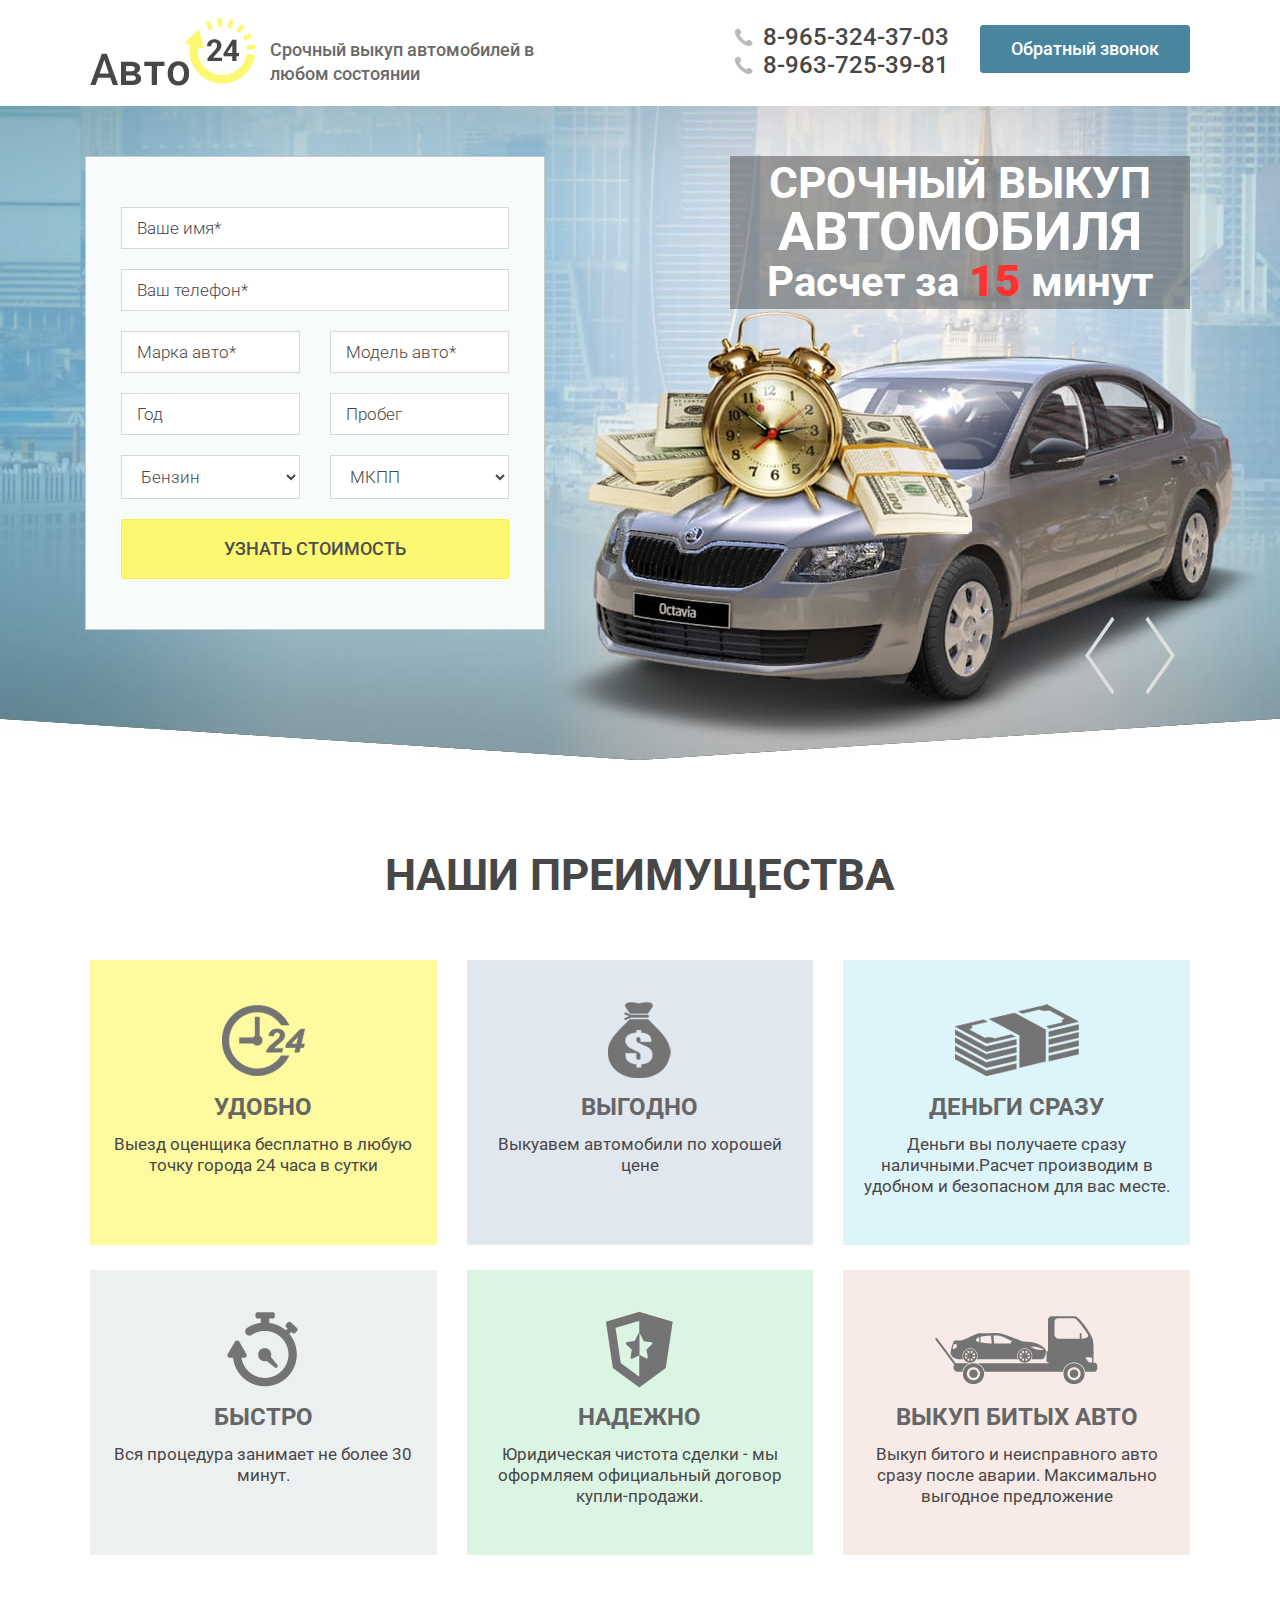
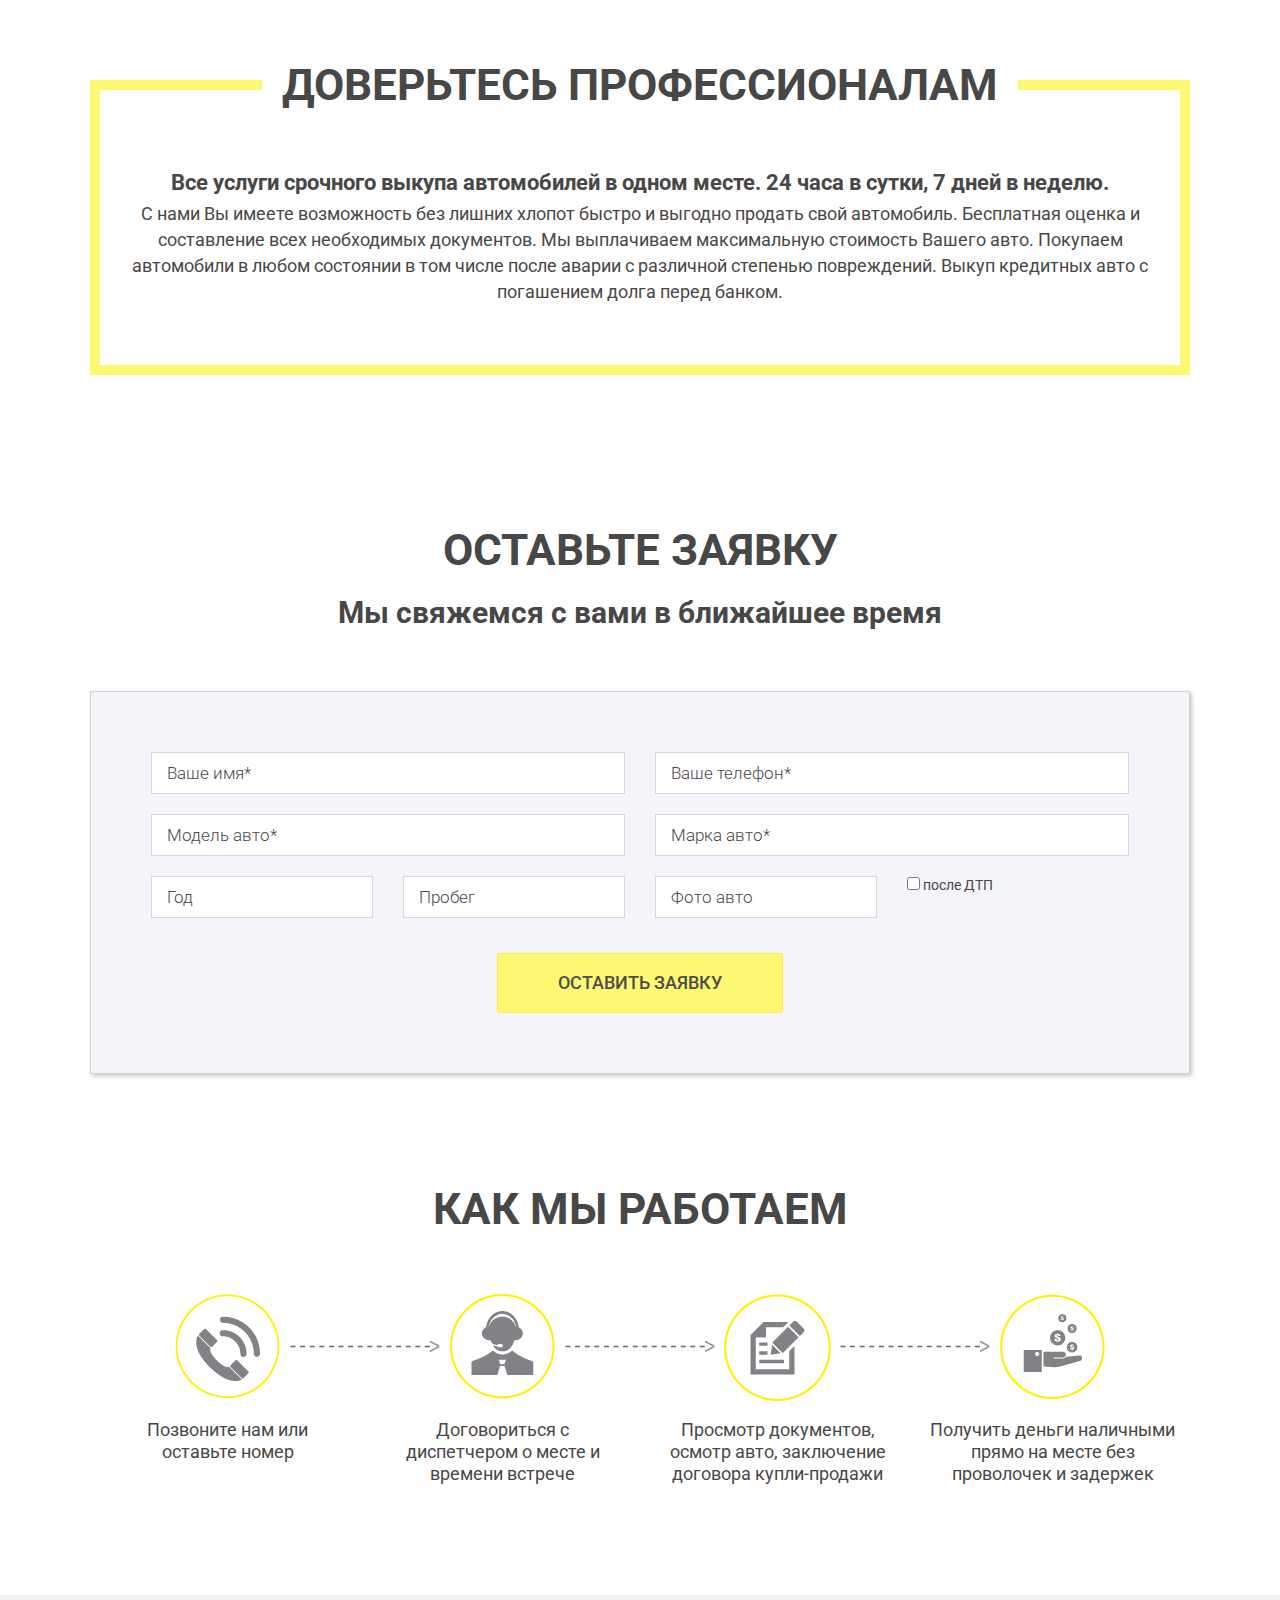
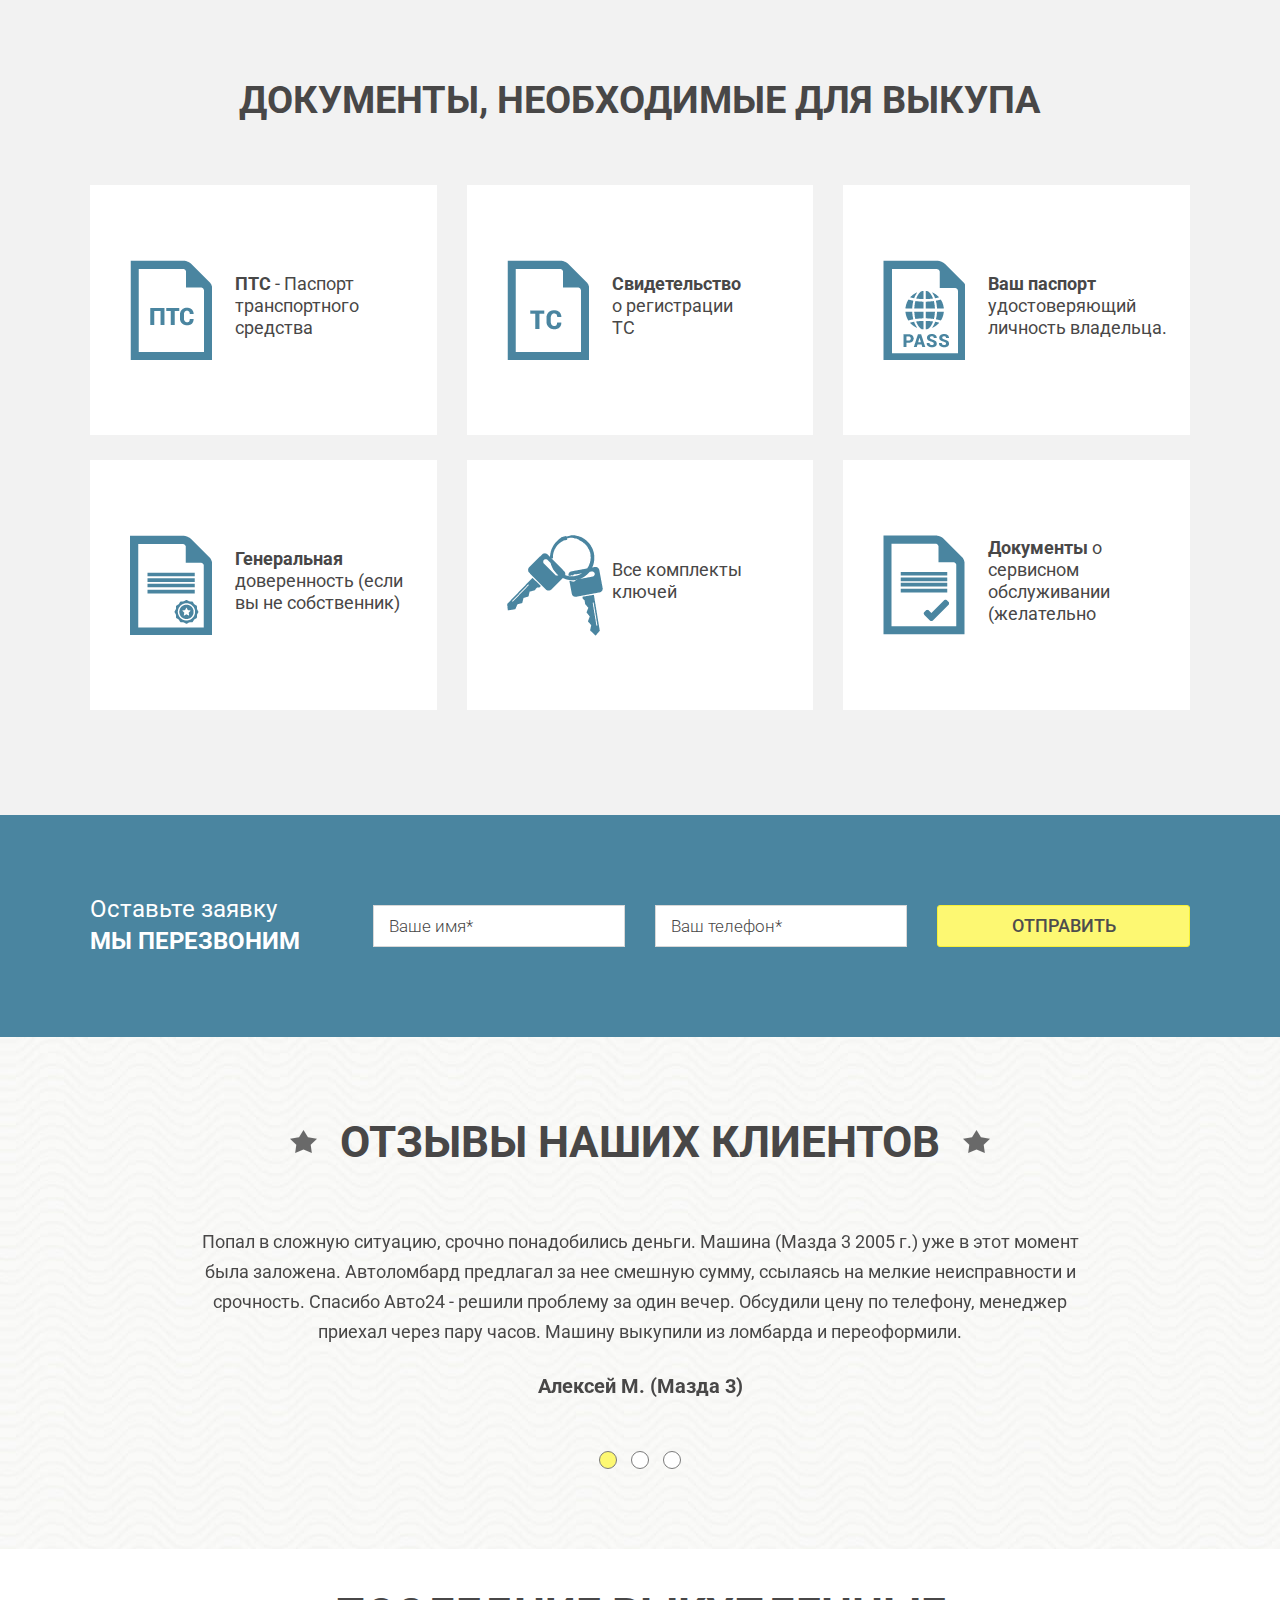
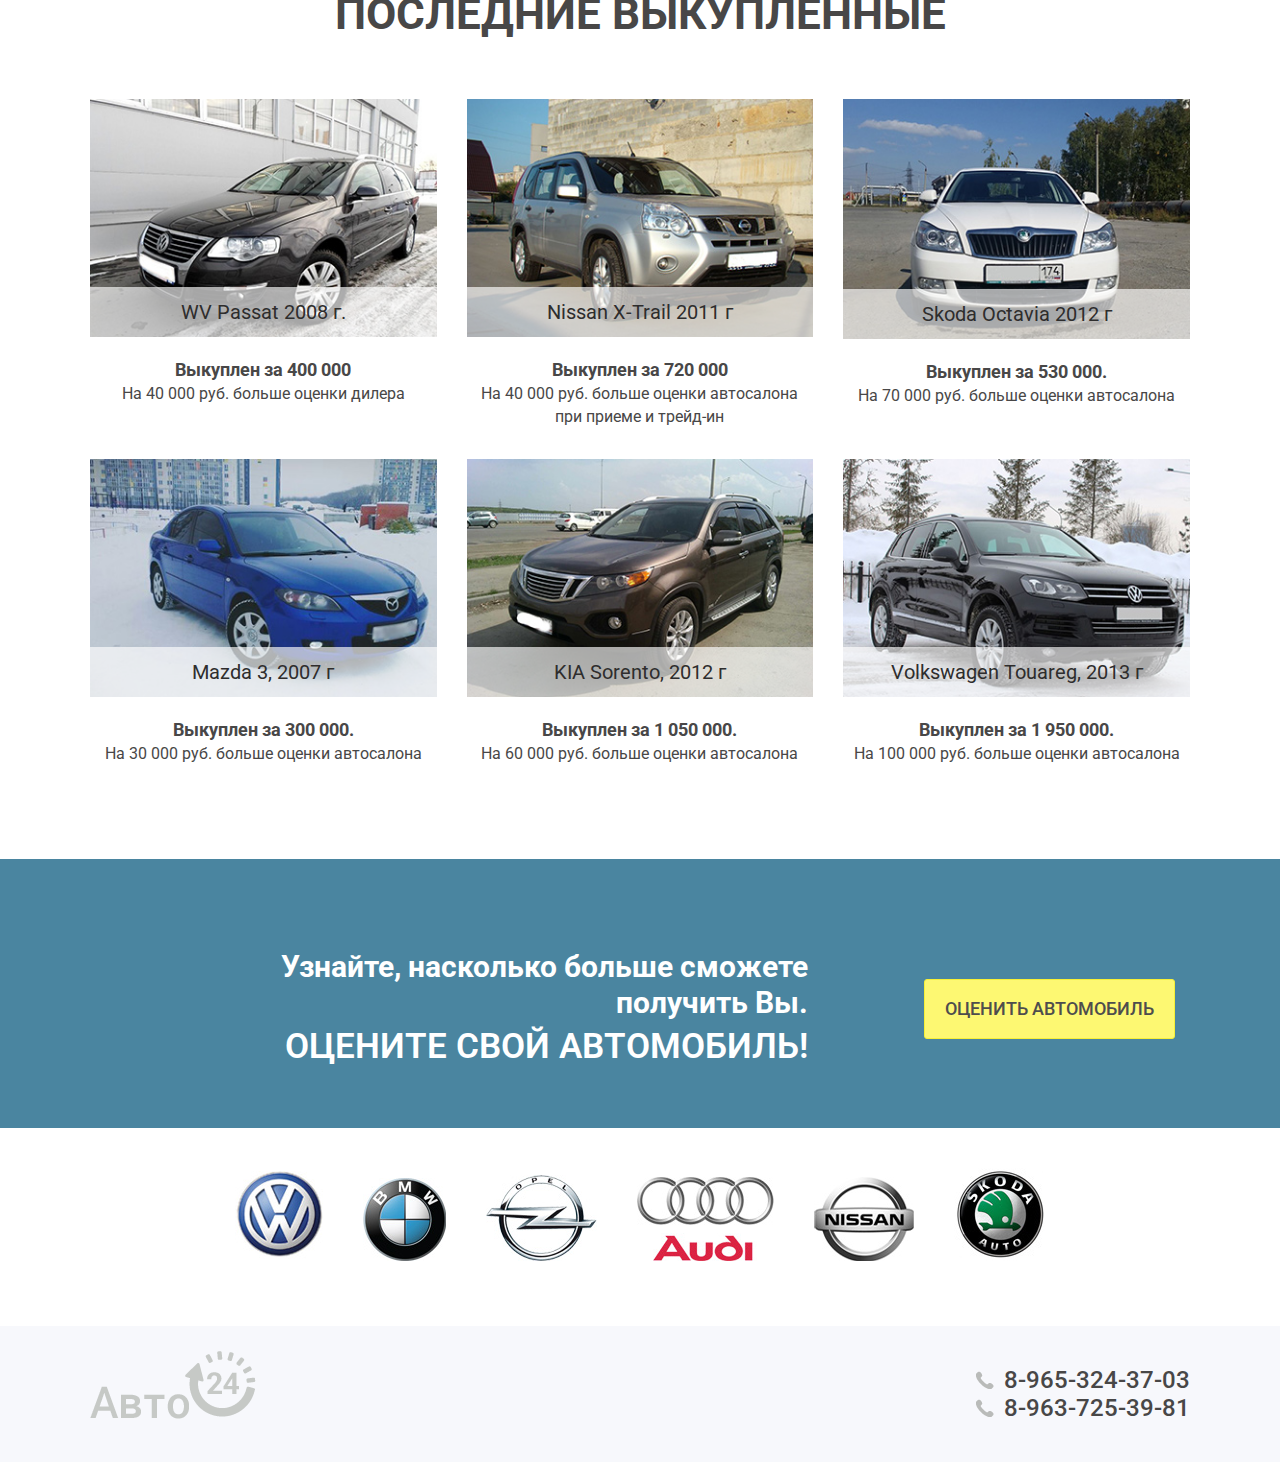
<file: index.html>
<!doctype html>
<html class="no-js" lang="ru">
    <head>
        <meta charset="utf-8">
        <meta http-equiv="X-UA-Compatible" content="IE=edge">
        <title></title>
        <meta name="description" content="">
        <meta name="viewport" content="width=device-width, initial-scale=1">

        <link rel="apple-touch-icon" href="apple-touch-icon.png">


        <link rel="stylesheet" href="js/vendor/jquery.fancybox/jquery.fancybox.css">
        <link rel="stylesheet" href="css/main.css">

        <!--[if lt IE 9]>
        <script src="https://oss.maxcdn.com/libs/html5shiv/3.7.0/html5shiv.js"></script>
        <script src="https://oss.maxcdn.com/libs/respond.js/1.4.2/respond.min.js"></script>
        <![endif]-->
    </head>
    
    <body>
        <header class="header">
            <div class="container">
                <div class="row">
                    <div class="col-sm-8 col-md-6 clearfix">
                        <div class="logo">
                            <img class="img-responsive" src="img/logo.png" alt="">
                        </div>
                        <div class="slogan">Срочный выкуп автомобилей в любом состоянии</div>
                    </div>
                    <div class="col-sm-4 col-md-6 clearfix">
                        <ul class="header-phone">
                            <li><a href="tel:8-965-324-37-03">8-965-324-37-03</a></li>
                            <li><a href="tel:8-963-725-39-81">8-963-725-39-81</a></li>
                        </ul>
                        <div class="header-button hidden-sm">
                            <a href="#callback" class="btn btn-modal">Обратный звонок</a>
                        </div>
                    </div>
                </div>
            </div>
        </header>
        <section class="b01">

            <div class="slider">
                <div class="slider-item item1">
                    <div class="container">
                        <div class="slider-text">
                            <div class="text-one">срочный выкуп</div>
                            <div class="text-two">автомобиля</div>
                            <div class="text-three">Расчет за <span>15</span> минут</div>
                        </div>
                    </div>
                </div>

                <div class="slider-item item2">
                    <div class="container">
                        <div class="slider-text">
                            <div class="text-one">ВЫСОКИЕ ЦЕНЫ</div>
                            <div class="text-one">НА ВЫКУП АВТО</div>
                        </div>
                    </div>
                </div>

                <div class="slider-item item3">
                    <div class="container">
                        <div class="slider-text">
                            <div class="text-one">ОСмотр и ОЦЕНКА</div>
                            <div class="text-two"></div>
                            <div class="text-three">Выезд специалиста бесплатно</div>
                        </div>
                    </div>
                </div>

                <div class="slider-item item4">
                    <div class="container">
                        <div class="slider-text">
                            <div class="text-one">Выкуп битых и</div>
                            <div class="text-two">кредитных</div>
                            <div class="text-three">автомобилей</div>
                        </div>
                    </div>
                </div>
            </div>


            <div class="b01-top">
                <div class="container">
                    <div class="form-box">

                        <form class="form">
                            <input type="hidden" name="type" value="Заявка на выкуп авто в слайдере">
                            <div class="form-group">
                                <input type="text" name="name" class="form-control" placeholder="Ваше имя*">
                            </div>
                            <div class="form-group">
                                <input type="text" name="phone" class="form-control" placeholder="Ваш телефон*">
                            </div>
                            <div class="row">
                                <div class="col-xs-6">
                                    <div class="form-group">
                                        <input type="text" name="mark" class="form-control" placeholder="Марка авто*">
                                    </div>
                                </div>
                                <div class="col-xs-6">
                                    <div class="form-group">
                                        <input type="text" name="model" class="form-control" placeholder="Модель авто*">
                                    </div>
                                </div>
                            </div>

                            <div class="row">
                                <div class="col-xs-6">
                                    <div class="form-group">
                                        <input type="text" name="год" class="form-control" placeholder="Год">
                                    </div>
                                </div>
                                <div class="col-xs-6">
                                    <div class="form-group">
                                        <input type="text" name="mileage" class="form-control" placeholder="Пробег">
                                    </div>
                                </div>
                            </div>
                            <div class="row">
                                <div class="col-xs-6">
                                    <div class="form-group">
                                        <select  name="transmission" class="form-control">
                                            <option value="Бензин">Бензин</option>
                                            <option value="Дизель">Дизель</option>
                                            <option value="Гибрид">Гибрид</option>
                                        </select>
                                    </div>
                                </div>
                                <div class="col-xs-6">
                                    <div class="form-group">
                                        <select  name="transmission" class="form-control">
                                            <option value="МКПП">МКПП</option>
                                            <option value="АКПП">АКПП</option>
                                        </select>
                                    </div>
                                </div>
                            </div>
                            <button type="submit" class="btn btn-yellow">узнать стоимость</button>
                        </form>
                    </div>
                    <span class="slider-nav prev"></span>
                    <span class="slider-nav next"></span>
                </div>
            </div>
        </section>

        <section class="b02">
            <div class="container">
                <div class="h2">наши преимущества</div>
                <div class="advantages">
                    <div class="row">
                        <div class="col-sm-6 col-md-4">
                            <div class="advantage item1">
                                <div class="advantage-title">Удобно</div>
                                <div class="advantage-text">Выезд оценщика бесплатно в любую точку города 24 часа в сутки</div>
                            </div>
                        </div>
                        <div class="col-sm-6 col-md-4">
                            <div class="advantage item2">
                                <div class="advantage-title">выгодно</div>
                                <div class="advantage-text">Выкуавем автомобили по хорошей цене</div>
                            </div>
                        </div>
                        <div class="col-sm-6 col-md-4">
                            <div class="advantage item3">
                                <div class="advantage-title">деньги сразу</div>
                                <div class="advantage-text">Деньги вы получаете сразу наличными.Расчет производим в удобном и безопасном для вас месте.</div>
                            </div>
                        </div>
                        <div class="col-sm-6 col-md-4">
                            <div class="advantage item4">
                                <div class="advantage-title">быстро</div>
                                <div class="advantage-text">Вся процедура занимает не более 30 минут.</div>
                            </div>
                        </div>
                        <div class="col-sm-6 col-md-4">
                            <div class="advantage item5">
                                <div class="advantage-title">надежно</div>
                                <div class="advantage-text">Юридическая чистота сделки - мы оформляем официальный договор купли-продажи.</div>
                            </div>
                        </div>
                        <div class="col-sm-6 col-md-4">
                            <div class="advantage item6">
                                <div class="advantage-title">выкуп битых авто</div>
                                <div class="advantage-text">Выкуп битого и неисправного авто сразу после аварии. Максимально выгодное предложение</div>
                            </div>
                        </div>
                    </div>
                </div>
                <div class="box-border">
                    <div class="box-border-title"><span>ДОВЕРЬТЕСЬ ПРОФЕССИОНАЛАМ</span></div>
                    <div class="box-text">
                        <strong>Все услуги срочного выкупа автомобилей в одном месте. 24 часа в сутки, 7 дней в неделю.</strong>
                        C нами Вы имеете возможность без лишних хлопот быстро и выгодно продать свой автомобиль. Бесплатная оценка и
                        составление всех необходимых документов. Мы выплачиваем максимальную стоимость Вашего авто.
                        Покупаем автомобили в любом состоянии в том числе после аварии с различной степенью повреждений.
                        Выкуп кредитных авто с погашением долга перед банком.
                    </div>
                </div>
            </div>
        </section>

        <section class="b03" id="b04">
            <div class="container">
                <div class="h2">Оставьте заявку</div>
                <div class="subtitle">Мы свяжемся с вами в ближайшее время</div>
                <div class="form-block">
                    <form class="form">
                        <input type="hidden" name="type" value="Заявка на выкуп авто">
                        <div class="row">
                            <div class="col-sm-6">
                                <div class="form-group">
                                    <input type="text" name="name" class="form-control" placeholder="Ваше имя*">
                                </div>
                            </div>
                            <div class="col-sm-6">
                                <div class="form-group">
                                    <input type="text" name="name" class="form-control" placeholder="Ваше телефон*">
                                </div>
                            </div>
                        </div>
                        <div class="row">
                            <div class="col-sm-6">
                                <div class="form-group">
                                    <input type="text" name="name" class="form-control" placeholder="Модель авто*">
                                </div>
                            </div>
                            <div class="col-sm-6">
                                <div class="form-group">
                                    <input type="text" name="name" class="form-control" placeholder="Марка авто*">
                                </div>
                            </div>
                        </div>
                        <div class="row">
                            <div class="col-sm-6">
                                <div class="row">
                                    <div class="col-xs-6">
                                        <div class="form-group">
                                            <input type="text" name="год" class="form-control" placeholder="Год">
                                        </div>
                                    </div>
                                    <div class="col-xs-6">
                                        <div class="form-group">
                                            <input type="text" name="mileage" class="form-control" placeholder="Пробег">
                                        </div>
                                    </div>
                                </div>
                            </div>
                            <div class="col-sm-6">
                                <div class="row">
                                    <div class="col-xs-6">
                                        <div class="form-group">
                                            <label class="form-control">Фото авто</label>
                                        </div>
                                    </div>
                                    <div class="col-xs-6">
                                        <div class="form-group">
                                            <label>
                                                <input type="checkbox" name="dtp" value="после ДТП">
                                                <span>после ДТП</span>
                                            </label>
                                        </div>
                                    </div>
                                </div>
                            </div>
                            <div class="text-center">
                                <button type="submit" class="btn btn-yellow">оставить заявку</button>
                            </div>
                        </div>
                    </form>
                </div>
            </div>
        </section>

        <section class="b04">
            <div class="container">
                <div class="h2">как мы работаем</div>
                <ul class="how-we-work">
                    <li class="item1">
                        Позвоните нам или<br/>оставьте номер
                    </li>
                    <li class="item2">
                        Договориться с
                        <br/>диспетчером о месте и
                        <br/>времени встрече</li>
                    <li class="item3">
                        Просмотр документов,
                        <br/>осмотр авто, заключение
                        <br/>договора купли-продажи
                    </li>
                    <li class="item4">
                        Получить деньги наличными
                        <br/>прямо на месте без
                        <br/>проволочек и задержек</li>
                </ul>
            </div>
        </section>

        <section class="b05">
            <div class="container">
                <div class="h2">документы, необходимые для выкупа</div>
                <div class="row">
                    <div class="col-sm-6 col-md-4">
                        <div class="doc">
                            <div class="doc-inner item1">
                                <strong>ПТС</strong> - Паспорт
                                <br/>транспортного
                                <br/>средства
                            </div>
                        </div>
                    </div>
                    <div class="col-sm-6 col-md-4">
                        <div class="doc">
                            <div class="doc-inner item2">
                                <strong>Свидетельство</strong>
                                <br/>о регистрации
                                <br/>ТС
                            </div>
                        </div>
                    </div>
                    <div class="col-sm-6 col-md-4">
                        <div class="doc">
                            <div class="doc-inner item3">
                                <strong>Ваш паспорт</strong>
                                <br/>удостоверяющий
                                <br/>личность владельца.
                            </div>
                        </div>
                    </div>
                    <div class="col-sm-6 col-md-4">
                        <div class="doc">
                            <div class="doc-inner item4">
                                <strong>Генеральная</strong>
                                <br/>доверенность (если
                                <br/>вы не собственник)
                            </div>
                        </div>
                    </div>
                    <div class="col-sm-6 col-md-4">
                        <div class="doc">
                            <div class="doc-inner item5">
                                Все комплекты
                                <br/>ключей
                            </div>
                        </div>
                    </div>
                    <div class="col-sm-6 col-md-4">
                        <div class="doc">
                            <div class="doc-inner item6">
                                <strong>Документы</strong> о
                                <br/>сервисном
                                <br/>обслуживании
                                <br/>(желательно
                            </div>
                        </div>
                    </div>
                </div>
            </div>
        </section>

        <section class="b06">
            <div class="container">
                <form class="form">
                    <div class="row">
                        <div class="col-lg-3">
                            <div class="form-title">
                                <div class="form-title-one">Оставьте заявку</div>
                                <div class="form-title-two">Мы перезвоним</div>
                            </div>
                        </div>
                        <div class="col-lg-9">
                            <form class="form">
                                <input type="hidden" name="type" value="Обратный звонок">
                                <div class="row">
                                    <div class="col-sm-4">
                                        <div class="form-group">
                                            <input type="text" name="name" class="form-control" placeholder="Ваше имя*">
                                        </div>
                                    </div>
                                    <div class="col-sm-4">
                                        <div class="form-group">
                                            <input type="text" name="phone" class="form-control" placeholder="Ваш телефон*">
                                        </div>
                                    </div>
                                    <div class="col-sm-4">
                                        <button type="submit" class="btn btn-yellow btn-mini">отправить</button>
                                    </div>
                                </div>
                            </form>
                        </div>
                    </div>
                </form>
            </div>
        </section>

        <section class="b07">
            <div class="container">
                <div class="h2"><span>отзывы наших клиентов</span></div>
                <div class="review clearfix">
                    <div class="review-item">
                        <div class="review-text">Попал в сложную ситуацию, срочно понадобились деньги. Машина (Мазда 3 2005 г.) уже в этот момент
                            была заложена. Автоломбард предлагал за нее смешную сумму, ссылаясь на мелкие неисправности и
                            срочность. Спасибо Авто24 - решили проблему за один вечер. Обсудили цену по телефону,
                            менеджер приехал через пару часов. Машину выкупили из ломбарда и переоформили.

                        </div>
                        <div class="review-author">Алексей М. (Мазда 3)</div>
                    </div>

                    <div class="review-item">
                        <div class="review-text">
                            Это была 3-я компания, в которую я позвонила. По телефону цену назвали выше на 25 тыс., чем в других компаниях.
                            Оценщик приехал уже через 30 минут к моему дому. Осмотрел машину, проверил документы, подробно разъяснил новые правила оформления договора купля-продажи. Оформили сделку.
                            Все прошло замечательно.

                        </div>
                        <div class="review-author">Марина Н. (Фольксваген Тигуан 3)</div>
                    </div>

                    <div class="review-item">
                        <div class="review-text">
                            Долго не мог продать свой автомобиль Acura MDX, оочень сложный в продаже автомобиль. Звонили часто, приезжали смотреть, а потом говорили “надо время, чтобы подумать” и пропадали. Увидел рекламу в интернете, отправил заявку на оценку. Я сильно удивился, когда мне предложили всего на 15 тыс. меньше, чем моя желаемая цена. В след раз сразу обращусь в эту компанию, чтобы сэкономить время и силы.
                        </div>
                        <div class="review-author">Дмитрий Н. (Acura MDX)</div>
                    </div>
                </div>
            </div>
        </section>

        <section class="b08">
            <div class="container">
                <div class="h2">последние выкупленные</div>
                <div class="row">
                    <div class="col-sm-6 col-md-4">
                        <div class="auto">
                            <div class="auto-image">
                                <img src="images/passat.jpg" class="img-responsive">
                                <div class="auto-name">WV Passat 2008 г.</div>
                            </div>
                            <div class="auto-text">
                                <strong>Выкуплен за 400 000</strong>
                                <span>На 40 000 руб. больше оценки дилера</span>
                            </div>
                        </div>
                    </div>

                    <div class="col-sm-6 col-md-4">
                        <div class="auto">
                            <div class="auto-image">
                                <img src="images/nissan-x-trial.jpg" class="img-responsive">
                                <div class="auto-name">Nissan X-Trail 2011 г</div>
                            </div>
                            <div class="auto-text">
                                <strong>Выкуплен за 720 000</strong>
                                <span>На 40 000 руб. больше оценки автосалона при приеме и трейд-ин</span>
                            </div>
                        </div>
                    </div>

                    <div class="col-sm-6 col-md-4">
                        <div class="auto">
                            <div class="auto-image">
                                <img src="images/shkoda.jpg" class="img-responsive">
                                <div class="auto-name">Skoda Octavia  2012 г</div>
                            </div>
                            <div class="auto-text">
                                <strong>Выкуплен за 530 000.</strong>
                                <span>На 70 000 руб. больше оценки автосалона</span>
                            </div>
                        </div>
                    </div>

                    <div class="col-sm-6 col-md-4">
                        <div class="auto">
                            <div class="auto-image">
                                <img src="images/mazda3-2007.jpg" class="img-responsive">
                                <div class="auto-name">Mazda 3, 2007 г</div>
                            </div>
                            <div class="auto-text">
                                <strong>Выкуплен за 300 000.</strong>
                                <span>На 30 000 руб. больше оценки автосалона</span>
                            </div>
                        </div>
                    </div>


                    <div class="col-sm-6 col-md-4">
                        <div class="auto">
                            <div class="auto-image">
                                <img src="images/kia-sorento-2012.jpg" class="img-responsive">
                                <div class="auto-name">KIA Sorento, 2012 г</div>
                            </div>
                            <div class="auto-text">
                                <strong>Выкуплен за 1 050 000.</strong>
                                <span>На 60 000 руб. больше оценки автосалона</span>
                            </div>
                        </div>
                    </div>

                    <div class="col-sm-6 col-md-4">
                        <div class="auto">
                            <div class="auto-image">
                                <img src="images/touareg-2013.jpg" class="img-responsive">
                                <div class="auto-name">Volkswagen Touareg, 2013 г</div>
                            </div>
                            <div class="auto-text">
                                <strong>Выкуплен за 1 950 000.</strong>
                                <span>На 100 000 руб. больше оценки автосалона</span>
                            </div>
                        </div>
                    </div>
                </div>
            </div>
        </section>

        <section class="b09">
            <div class="container">
                <div class="col-sm-7 col-md-8">
                    <div class="text">
                        <div class="text1">Узнайте, насколько больше сможете получить Вы.</div>
                        <div class="text2">оцените свой автомобиль!</div>
                    </div>
                </div>
                <div class="col-sm-5 col-md-4">
                    <div class="action">
                        <a class="btn btn-yellow btn-b04" href="#b04">оценить автомобиль</a>
                    </div>
                </div>
            </div>
        </section>

        <section class="b10">
            <div class="container">
                <ul class="brand clearfix">
                    <li><img src="images/logo/01.jpg" alt=""></li>
                    <li><img src="images/logo/02.jpg" alt=""></li>
                    <li><img src="images/logo/03.jpg" alt=""></li>
                    <li><img src="images/logo/04.jpg" alt=""></li>
                    <li><img src="images/logo/05.jpg" alt=""></li>
                    <li><img src="images/logo/06.jpg" alt=""></li>
                </ul>
            </div>
        </section>


        <footer class="footer">
            <div class="container">
                <div class="footer-logo">
                    <img src="img/footer-logo.png" alt="">
                </div>
                <ul class="footer-phone">
                    <li><a href="tel:8-965-324-37-03">8-965-324-37-03</a></li>
                    <li><a href="tel:8-963-725-39-81">8-963-725-39-81</a></li>
                </ul>
            </div>
        </footer>

        <div class="hide">
            <div class="form-modal" id="callback">
                <div class="form-modal-title">Обратный звонок</div>
                <div class="form-modal-text">Заполните форму имы перезвоним вам в течении 7-ми минут</div>
                <form class="form">
                    <input type="hidden" name="type" value="Обратный звонок - окно">
                    <div class="form-group">
                        <input type="text" name="name" class="form-control" placeholder="Ваше имя*">
                    </div>
                    <div class="form-group">
                        <input type="text" name="phone" class="form-control" placeholder="Ваш телефон*">
                    </div>
                    <button type="submit" class="btn btn-yellow btn-mini">отправить</button>
                </form>
            </div>
        </div>

        <script src="//ajax.googleapis.com/ajax/libs/jquery/1.11.2/jquery.min.js"></script>
        <script>window.jQuery || document.write('<script src="js/vendor/jquery-1.11.2.min.js"><\/script>')</script>
        <script src="js/vendor/jquery.fancybox/jquery.fancybox.pack.js"></script>
        <script src="js/vendor/slick/slick.min.js"></script>
        <script src="js/vendor/jquery.scrollTo.min.js"></script>
        <script src="js/vendor/jquery.maskedinput.min.js"></script>
        <script src="js/main.js"></script>
    </body>
</html>
</file>
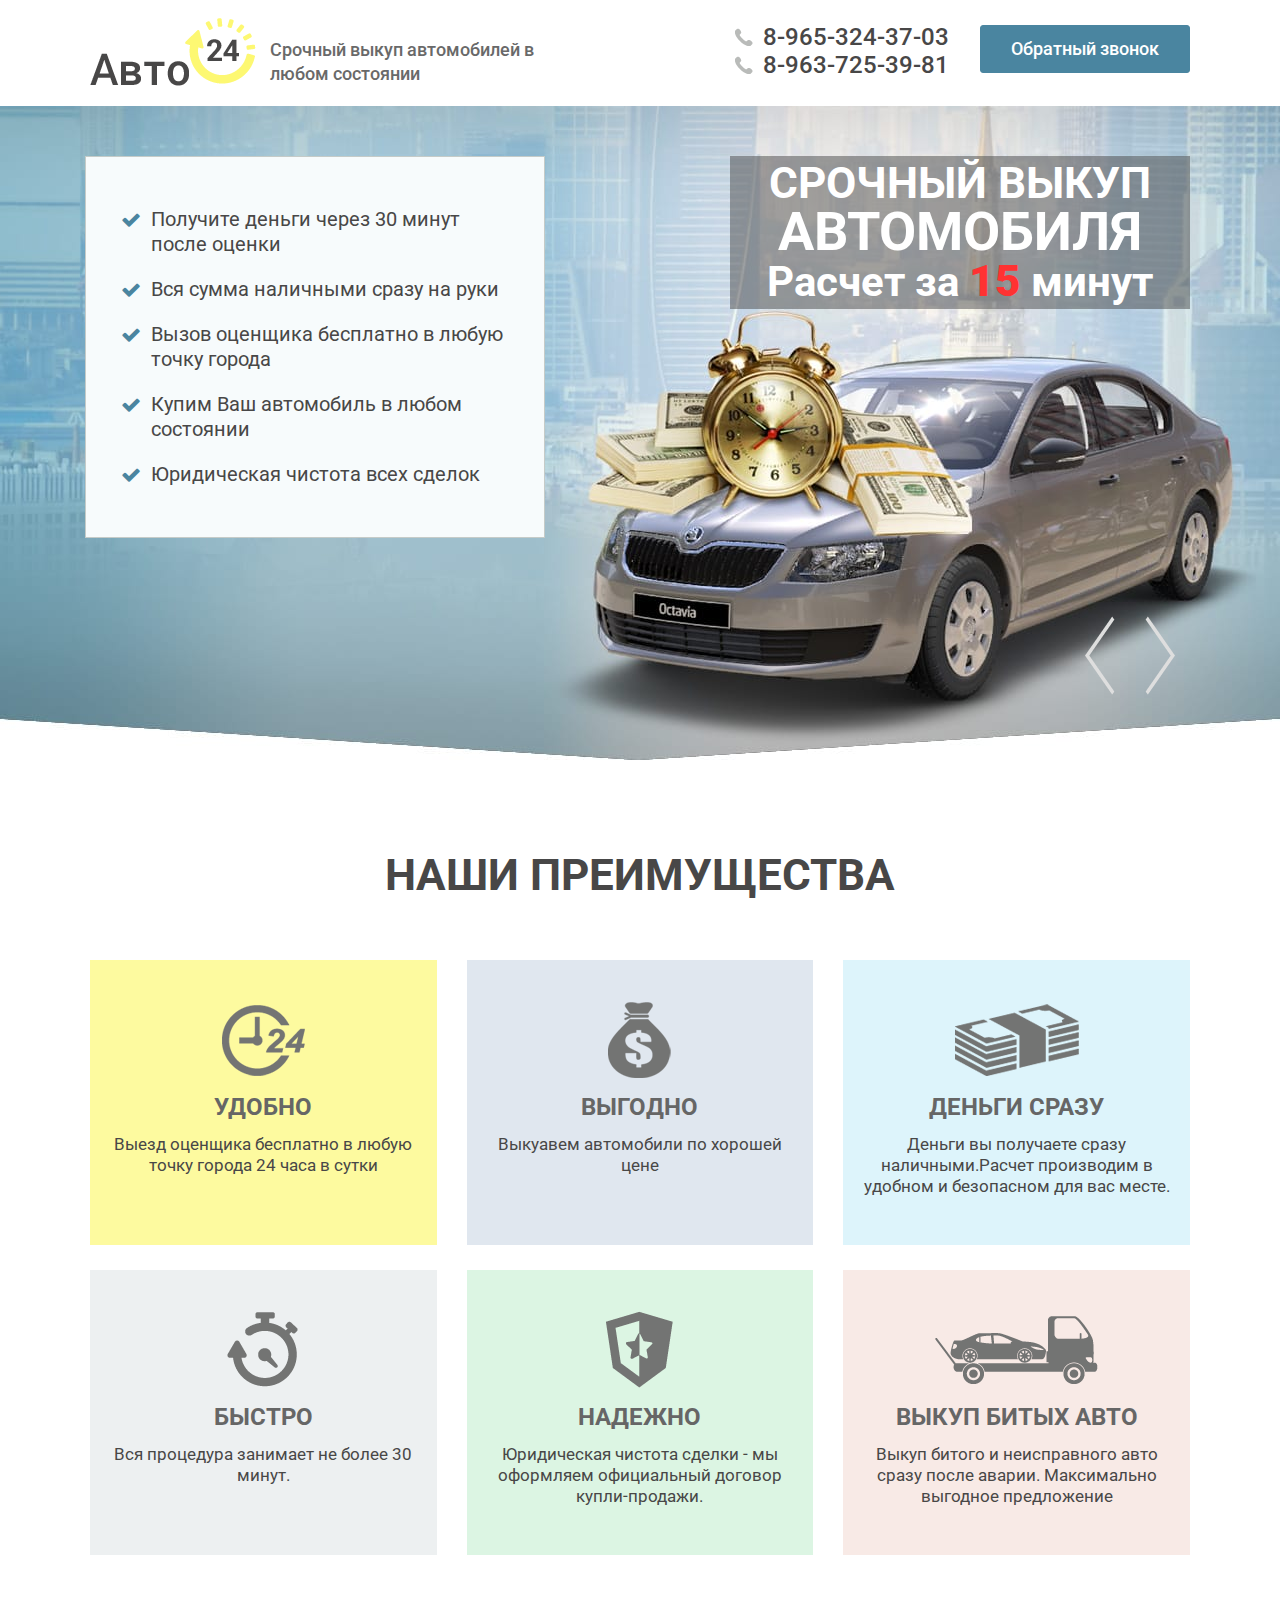
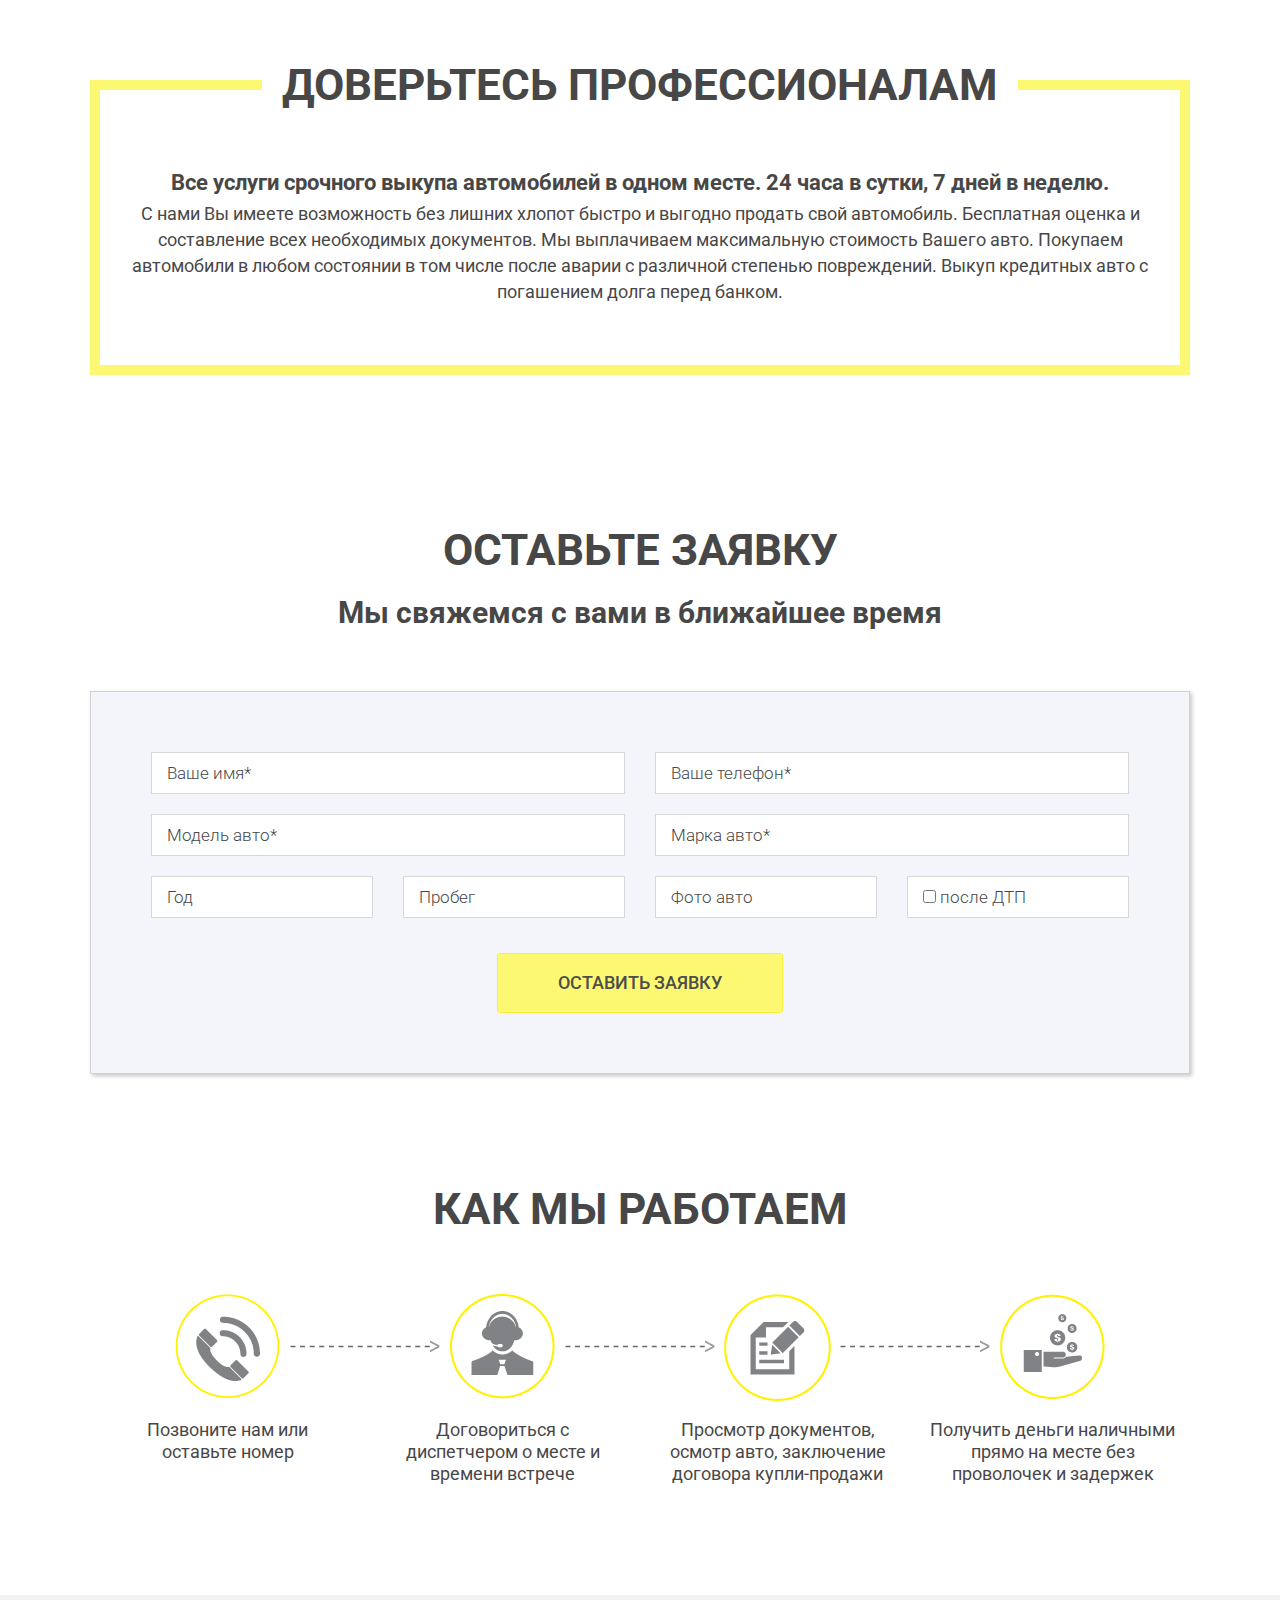
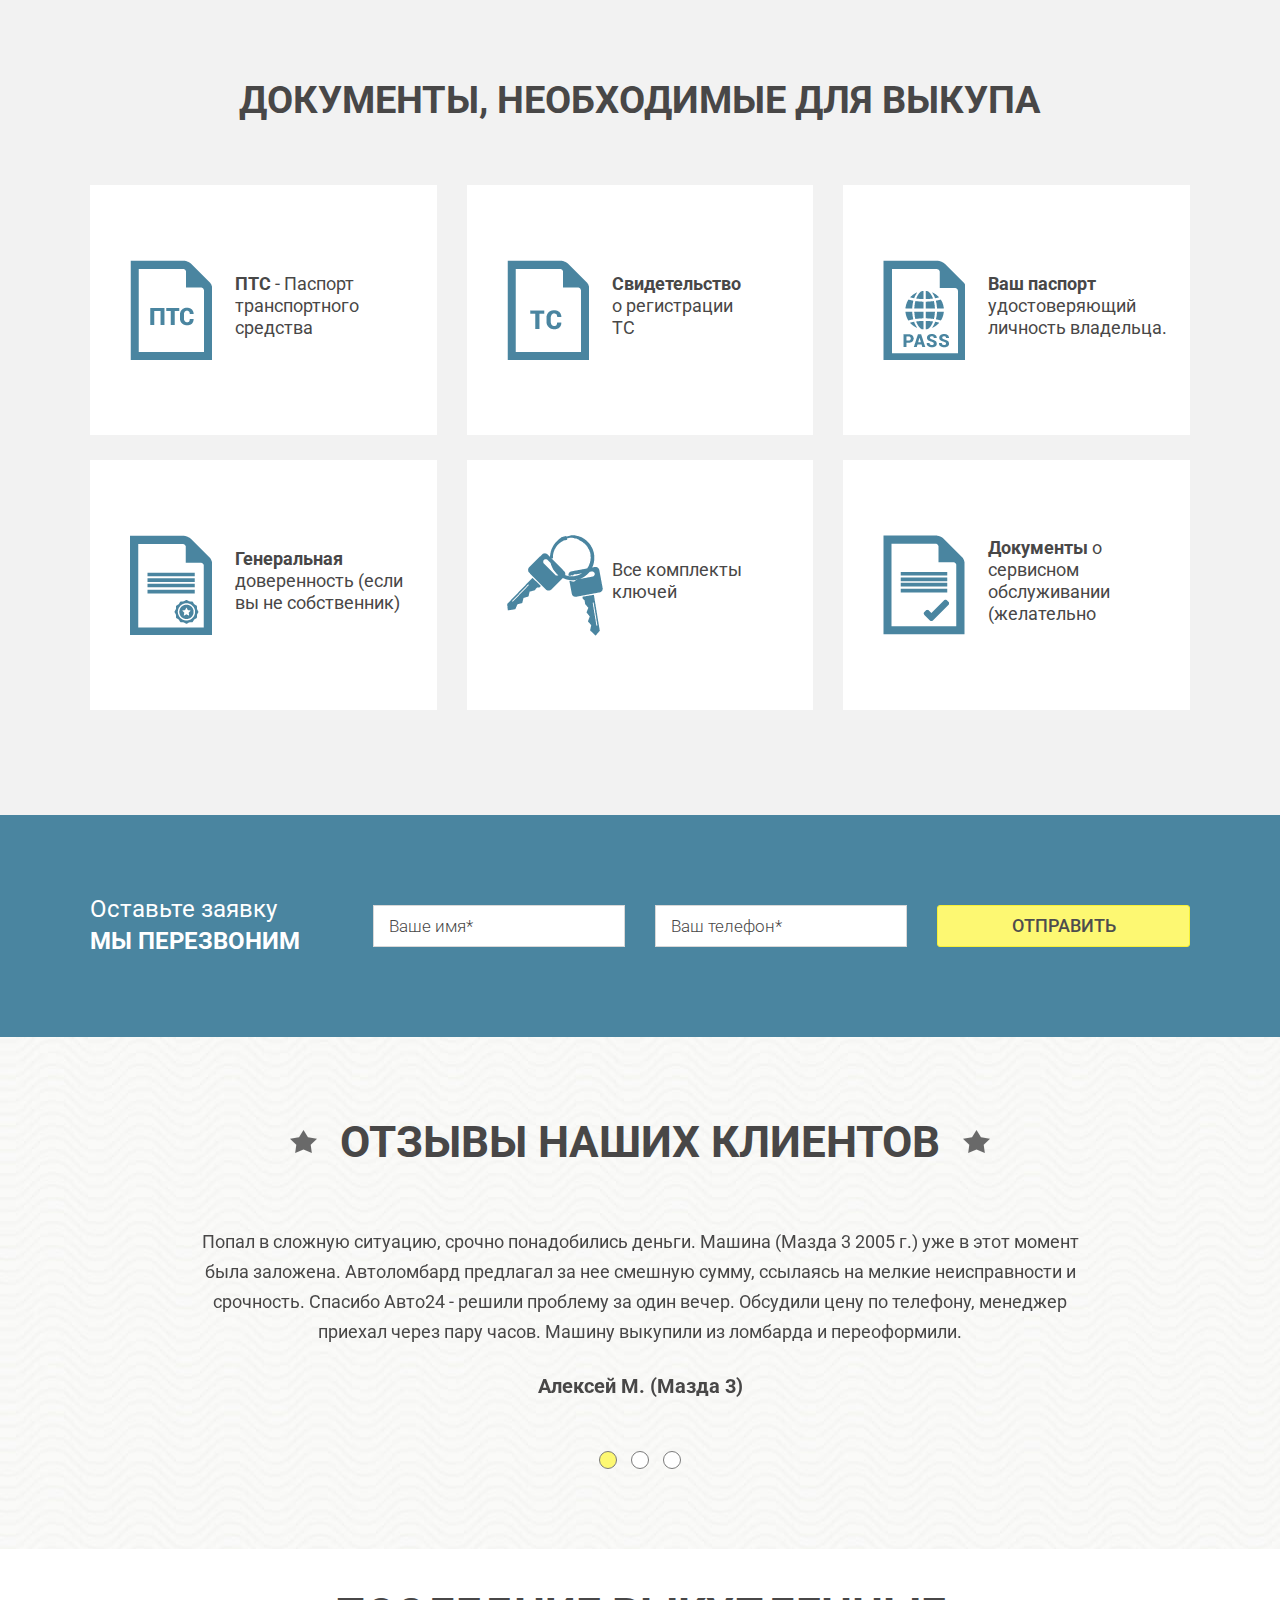
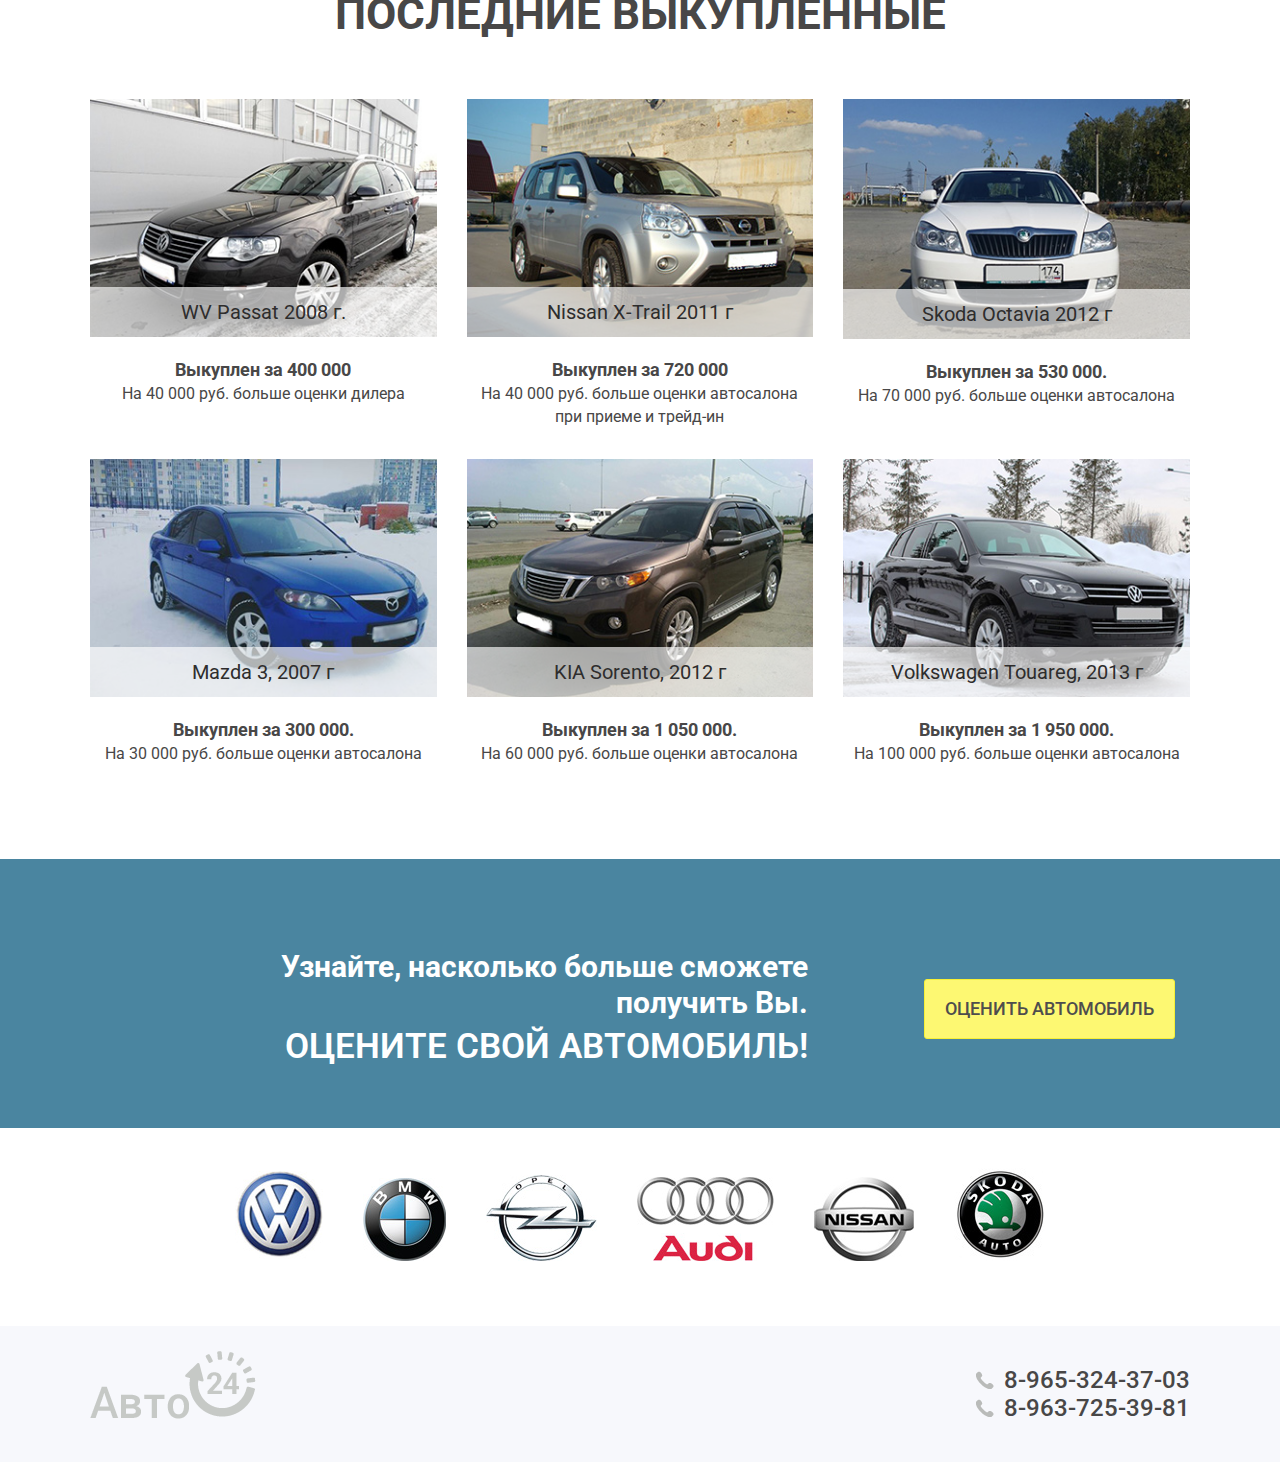
<file: index2.html>
<!doctype html>
<html class="no-js" lang="ru">
    <head>
        <meta charset="utf-8">
        <meta http-equiv="X-UA-Compatible" content="IE=edge">
        <title></title>
        <meta name="description" content="">
        <meta name="viewport" content="width=device-width, initial-scale=1">

        <link rel="apple-touch-icon" href="apple-touch-icon.png">


        <link rel="stylesheet" href="js/vendor/jquery.fancybox/jquery.fancybox.css">
        <link rel="stylesheet" href="css/main.css">

        <!--[if lt IE 9]>
        <script src="https://oss.maxcdn.com/libs/html5shiv/3.7.0/html5shiv.js"></script>
        <script src="https://oss.maxcdn.com/libs/respond.js/1.4.2/respond.min.js"></script>
        <![endif]-->
    </head>
    
    <body>
        <header class="header">
            <div class="container">
                <div class="row">
                    <div class="col-sm-8 col-md-6 clearfix">
                        <div class="logo">
                            <img class="img-responsive" src="img/logo.png" alt="">
                        </div>
                        <div class="slogan">Срочный выкуп автомобилей в любом состоянии</div>
                    </div>
                    <div class="col-sm-4 col-md-6 clearfix">
                        <ul class="header-phone">
                            <li><a href="tel:8-965-324-37-03">8-965-324-37-03</a></li>
                            <li><a href="tel:8-963-725-39-81">8-963-725-39-81</a></li>
                        </ul>
                        <div class="header-button hidden-sm">
                            <a href="#callback" class="btn btn-modal">Обратный звонок</a>
                        </div>
                    </div>
                </div>
            </div>
        </header>

        <section class="b01">

            <div class="slider">
                <div class="slider-item item1">
                    <div class="container">
                        <div class="slider-text">
                            <div class="text-one">срочный выкуп</div>
                            <div class="text-two">автомобиля</div>
                            <div class="text-three">Расчет за <span>15</span> минут</div>
                        </div>
                    </div>
                </div>

                <div class="slider-item item2">
                    <div class="container">
                        <div class="slider-text">
                            <div class="text-one">ВЫСОКИЕ ЦЕНЫ</div>
                            <div class="text-one">НА ВЫКУП АВТО</div>
                        </div>
                    </div>
                </div>

                <div class="slider-item item3">
                    <div class="container">
                        <div class="slider-text">
                            <div class="text-one">ОСмотр и ОЦЕНКА</div>
                            <div class="text-two"></div>
                            <div class="text-three">Выезд специалиста бесплатно</div>
                        </div>
                    </div>
                </div>

                <div class="slider-item item4">
                    <div class="container">
                        <div class="slider-text">
                            <div class="text-one">Выкуп битых и</div>
                            <div class="text-two">кредитных</div>
                            <div class="text-three">автомобилей</div>
                        </div>
                    </div>
                </div>
            </div>


            <div class="b01-top">
                <div class="container">
                    <div class="form-box">
                        <ul class="top-advantage">
                            <li><i class="fa fa-check" aria-hidden="true"></i> Получите деньги через 30 минут после оценки</li>
                            <li><i class="fa fa-check" aria-hidden="true"></i> Вся сумма наличными сразу на руки</li>
                            <li><i class="fa fa-check" aria-hidden="true"></i> Вызов оценщика бесплатно в любую точку города</li>
                            <li><i class="fa fa-check" aria-hidden="true"></i> Купим Ваш автомобиль в любом состоянии</li>
                            <li><i class="fa fa-check" aria-hidden="true"></i> Юридическая чистота всех сделок</li>
                        </ul>
                    </div>
                    <span class="slider-nav prev"></span>
                    <span class="slider-nav next"></span>
                </div>
            </div>
        </section>

        <section class="b02">
            <div class="container">
                <div class="h2">наши преимущества</div>
                <div class="advantages">
                    <div class="row">
                        <div class="col-sm-6 col-md-4">
                            <div class="advantage item1">
                                <div class="advantage-title">Удобно</div>
                                <div class="advantage-text">Выезд оценщика бесплатно в любую точку города 24 часа в сутки</div>
                            </div>
                        </div>
                        <div class="col-sm-6 col-md-4">
                            <div class="advantage item2">
                                <div class="advantage-title">выгодно</div>
                                <div class="advantage-text">Выкуавем автомобили по хорошей цене</div>
                            </div>
                        </div>
                        <div class="col-sm-6 col-md-4">
                            <div class="advantage item3">
                                <div class="advantage-title">деньги сразу</div>
                                <div class="advantage-text">Деньги вы получаете сразу наличными.Расчет производим в удобном и безопасном для вас месте.</div>
                            </div>
                        </div>
                        <div class="col-sm-6 col-md-4">
                            <div class="advantage item4">
                                <div class="advantage-title">быстро</div>
                                <div class="advantage-text">Вся процедура занимает не более 30 минут.</div>
                            </div>
                        </div>
                        <div class="col-sm-6 col-md-4">
                            <div class="advantage item5">
                                <div class="advantage-title">надежно</div>
                                <div class="advantage-text">Юридическая чистота сделки - мы оформляем официальный договор купли-продажи.</div>
                            </div>
                        </div>
                        <div class="col-sm-6 col-md-4">
                            <div class="advantage item6">
                                <div class="advantage-title">выкуп битых авто</div>
                                <div class="advantage-text">Выкуп битого и неисправного авто сразу после аварии. Максимально выгодное предложение</div>
                            </div>
                        </div>
                    </div>
                </div>
                <div class="box-border">
                    <div class="box-border-title"><span>ДОВЕРЬТЕСЬ ПРОФЕССИОНАЛАМ</span></div>
                    <div class="box-text">
                        <strong>Все услуги срочного выкупа автомобилей в одном месте. 24 часа в сутки, 7 дней в неделю.</strong>
                        C нами Вы имеете возможность без лишних хлопот быстро и выгодно продать свой автомобиль. Бесплатная оценка и
                        составление всех необходимых документов. Мы выплачиваем максимальную стоимость Вашего авто.
                        Покупаем автомобили в любом состоянии в том числе после аварии с различной степенью повреждений.
                        Выкуп кредитных авто с погашением долга перед банком.
                    </div>
                </div>
            </div>
        </section>

        <section class="b03" id="b04">
            <div class="container">
                <div class="h2">Оставьте заявку</div>
                <div class="subtitle">Мы свяжемся с вами в ближайшее время</div>
                <div class="form-block">
                    <form class="form">
                        <input type="hidden" name="type" value="Заявка на выкуп авто">
                        <div class="row">
                            <div class="col-sm-6">
                                <div class="form-group">
                                    <input type="text" name="name" class="form-control" placeholder="Ваше имя*">
                                </div>
                            </div>
                            <div class="col-sm-6">
                                <div class="form-group">
                                    <input type="text" name="name" class="form-control" placeholder="Ваше телефон*">
                                </div>
                            </div>
                        </div>
                        <div class="row">
                            <div class="col-sm-6">
                                <div class="form-group">
                                    <input type="text" name="name" class="form-control" placeholder="Модель авто*">
                                </div>
                            </div>
                            <div class="col-sm-6">
                                <div class="form-group">
                                    <input type="text" name="name" class="form-control" placeholder="Марка авто*">
                                </div>
                            </div>
                        </div>
                        <div class="row">
                            <div class="col-sm-6">
                                <div class="row">
                                    <div class="col-xs-6">
                                        <div class="form-group">
                                            <input type="text" name="год" class="form-control" placeholder="Год">
                                        </div>
                                    </div>
                                    <div class="col-xs-6">
                                        <div class="form-group">
                                            <input type="text" name="mileage" class="form-control" placeholder="Пробег">
                                        </div>
                                    </div>
                                </div>
                            </div>
                            <div class="col-sm-6">
                                <div class="row">
                                    <div class="col-xs-6">
                                        <div class="form-group">
                                            <div id="inputFile">
                                                <input type="file" name="upload" class="upload" id="upload" onchange="getName(this.value);" />
                                                <label  class="form-control" id="fileformlabel"  for="upload">Фото авто</label>
                                            </div>
                                        </div>
                                    </div>
                                    <div class="col-xs-6">
                                        <div class="form-group">
                                            <label class="form-control">
                                                <input type="checkbox" name="dtp" value="после ДТП">
                                                <span>после ДТП</span>
                                            </label>
                                        </div>
                                    </div>
                                </div>
                            </div>
                            <div class="text-center">
                                <button type="submit" class="btn btn-yellow">оставить заявку</button>
                            </div>
                        </div>
                    </form>
                </div>
            </div>
        </section>

        <section class="b04">
            <div class="container">
                <div class="h2">как мы работаем</div>
                <ul class="how-we-work">
                    <li class="item1">
                        Позвоните нам или<br/>оставьте номер
                    </li>
                    <li class="item2">
                        Договориться с
                        <br/>диспетчером о месте и
                        <br/>времени встрече</li>
                    <li class="item3">
                        Просмотр документов,
                        <br/>осмотр авто, заключение
                        <br/>договора купли-продажи
                    </li>
                    <li class="item4">
                        Получить деньги наличными
                        <br/>прямо на месте без
                        <br/>проволочек и задержек</li>
                </ul>
            </div>
        </section>

        <section class="b05">
            <div class="container">
                <div class="h2">документы, необходимые для выкупа</div>
                <div class="row">
                    <div class="col-sm-6 col-md-4">
                        <div class="doc">
                            <div class="doc-inner item1">
                                <strong>ПТС</strong> - Паспорт
                                <br/>транспортного
                                <br/>средства
                            </div>
                        </div>
                    </div>
                    <div class="col-sm-6 col-md-4">
                        <div class="doc">
                            <div class="doc-inner item2">
                                <strong>Свидетельство</strong>
                                <br/>о регистрации
                                <br/>ТС
                            </div>
                        </div>
                    </div>
                    <div class="col-sm-6 col-md-4">
                        <div class="doc">
                            <div class="doc-inner item3">
                                <strong>Ваш паспорт</strong>
                                <br/>удостоверяющий
                                <br/>личность владельца.
                            </div>
                        </div>
                    </div>
                    <div class="col-sm-6 col-md-4">
                        <div class="doc">
                            <div class="doc-inner item4">
                                <strong>Генеральная</strong>
                                <br/>доверенность (если
                                <br/>вы не собственник)
                            </div>
                        </div>
                    </div>
                    <div class="col-sm-6 col-md-4">
                        <div class="doc">
                            <div class="doc-inner item5">
                                Все комплекты
                                <br/>ключей
                            </div>
                        </div>
                    </div>
                    <div class="col-sm-6 col-md-4">
                        <div class="doc">
                            <div class="doc-inner item6">
                                <strong>Документы</strong> о
                                <br/>сервисном
                                <br/>обслуживании
                                <br/>(желательно
                            </div>
                        </div>
                    </div>
                </div>
            </div>
        </section>

        <section class="b06">
            <div class="container">
                <form class="form">
                    <div class="row">
                        <div class="col-lg-3">
                            <div class="form-title">
                                <div class="form-title-one">Оставьте заявку</div>
                                <div class="form-title-two">Мы перезвоним</div>
                            </div>
                        </div>
                        <div class="col-lg-9">
                            <form class="form">
                                <input type="hidden" name="type" value="Обратный звонок">
                                <div class="row">
                                    <div class="col-sm-4">
                                        <div class="form-group">
                                            <input type="text" name="name" class="form-control" placeholder="Ваше имя*">
                                        </div>
                                    </div>
                                    <div class="col-sm-4">
                                        <div class="form-group">
                                            <input type="text" name="phone" class="form-control" placeholder="Ваш телефон*">
                                        </div>
                                    </div>
                                    <div class="col-sm-4">
                                        <button type="submit" class="btn btn-yellow btn-mini">отправить</button>
                                    </div>
                                </div>
                            </form>
                        </div>
                    </div>
                </form>
            </div>
        </section>

        <section class="b07">
            <div class="container">
                <div class="h2"><span>отзывы наших клиентов</span></div>
                <div class="review clearfix">
                    <div class="review-item">
                        <div class="review-text">Попал в сложную ситуацию, срочно понадобились деньги. Машина (Мазда 3 2005 г.) уже в этот момент
                            была заложена. Автоломбард предлагал за нее смешную сумму, ссылаясь на мелкие неисправности и
                            срочность. Спасибо Авто24 - решили проблему за один вечер. Обсудили цену по телефону,
                            менеджер приехал через пару часов. Машину выкупили из ломбарда и переоформили.

                        </div>
                        <div class="review-author">Алексей М. (Мазда 3)</div>
                    </div>

                    <div class="review-item">
                        <div class="review-text">
                            Это была 3-я компания, в которую я позвонила. По телефону цену назвали выше на 25 тыс., чем в других компаниях.
                            Оценщик приехал уже через 30 минут к моему дому. Осмотрел машину, проверил документы, подробно разъяснил новые правила оформления договора купля-продажи. Оформили сделку.
                            Все прошло замечательно.

                        </div>
                        <div class="review-author">Марина Н. (Фольксваген Тигуан 3)</div>
                    </div>

                    <div class="review-item">
                        <div class="review-text">
                            Долго не мог продать свой автомобиль Acura MDX, оочень сложный в продаже автомобиль. Звонили часто, приезжали смотреть, а потом говорили “надо время, чтобы подумать” и пропадали. Увидел рекламу в интернете, отправил заявку на оценку. Я сильно удивился, когда мне предложили всего на 15 тыс. меньше, чем моя желаемая цена. В след раз сразу обращусь в эту компанию, чтобы сэкономить время и силы.
                        </div>
                        <div class="review-author">Дмитрий Н. (Acura MDX)</div>
                    </div>
                </div>
            </div>
        </section>

        <section class="b08">
            <div class="container">
                <div class="h2">последние выкупленные</div>
                <div class="row">
                    <div class="col-sm-6 col-md-4">
                        <div class="auto">
                            <div class="auto-image">
                                <img src="images/passat.jpg" class="img-responsive">
                                <div class="auto-name">WV Passat 2008 г.</div>
                            </div>
                            <div class="auto-text">
                                <strong>Выкуплен за 400 000</strong>
                                <span>На 40 000 руб. больше оценки дилера</span>
                            </div>
                        </div>
                    </div>

                    <div class="col-sm-6 col-md-4">
                        <div class="auto">
                            <div class="auto-image">
                                <img src="images/nissan-x-trial.jpg" class="img-responsive">
                                <div class="auto-name">Nissan X-Trail 2011 г</div>
                            </div>
                            <div class="auto-text">
                                <strong>Выкуплен за 720 000</strong>
                                <span>На 40 000 руб. больше оценки автосалона при приеме и трейд-ин</span>
                            </div>
                        </div>
                    </div>

                    <div class="col-sm-6 col-md-4">
                        <div class="auto">
                            <div class="auto-image">
                                <img src="images/shkoda.jpg" class="img-responsive">
                                <div class="auto-name">Skoda Octavia  2012 г</div>
                            </div>
                            <div class="auto-text">
                                <strong>Выкуплен за 530 000.</strong>
                                <span>На 70 000 руб. больше оценки автосалона</span>
                            </div>
                        </div>
                    </div>

                    <div class="col-sm-6 col-md-4">
                        <div class="auto">
                            <div class="auto-image">
                                <img src="images/mazda3-2007.jpg" class="img-responsive">
                                <div class="auto-name">Mazda 3, 2007 г</div>
                            </div>
                            <div class="auto-text">
                                <strong>Выкуплен за 300 000.</strong>
                                <span>На 30 000 руб. больше оценки автосалона</span>
                            </div>
                        </div>
                    </div>


                    <div class="col-sm-6 col-md-4">
                        <div class="auto">
                            <div class="auto-image">
                                <img src="images/kia-sorento-2012.jpg" class="img-responsive">
                                <div class="auto-name">KIA Sorento, 2012 г</div>
                            </div>
                            <div class="auto-text">
                                <strong>Выкуплен за 1 050 000.</strong>
                                <span>На 60 000 руб. больше оценки автосалона</span>
                            </div>
                        </div>
                    </div>

                    <div class="col-sm-6 col-md-4">
                        <div class="auto">
                            <div class="auto-image">
                                <img src="images/touareg-2013.jpg" class="img-responsive">
                                <div class="auto-name">Volkswagen Touareg, 2013 г</div>
                            </div>
                            <div class="auto-text">
                                <strong>Выкуплен за 1 950 000.</strong>
                                <span>На 100 000 руб. больше оценки автосалона</span>
                            </div>
                        </div>
                    </div>
                </div>
            </div>
        </section>

        <section class="b09">
            <div class="container">
                <div class="col-sm-7 col-md-8">
                    <div class="text">
                        <div class="text1">Узнайте, насколько больше сможете получить Вы.</div>
                        <div class="text2">оцените свой автомобиль!</div>
                    </div>
                </div>
                <div class="col-sm-5 col-md-4">
                    <div class="action">
                        <a class="btn btn-yellow btn-b04" href="#b04">оценить автомобиль</a>
                    </div>
                </div>
            </div>
        </section>

        <section class="b10">
            <div class="container">
                <ul class="brand clearfix">
                    <li><img src="images/logo/01.jpg" alt=""></li>
                    <li><img src="images/logo/02.jpg" alt=""></li>
                    <li><img src="images/logo/03.jpg" alt=""></li>
                    <li><img src="images/logo/04.jpg" alt=""></li>
                    <li><img src="images/logo/05.jpg" alt=""></li>
                    <li><img src="images/logo/06.jpg" alt=""></li>
                </ul>
            </div>
        </section>


        <footer class="footer">
            <div class="container">
                <div class="footer-logo">
                    <img src="img/footer-logo.png" alt="">
                </div>
                <ul class="footer-phone">
                    <li><a href="tel:8-965-324-37-03">8-965-324-37-03</a></li>
                    <li><a href="tel:8-963-725-39-81">8-963-725-39-81</a></li>
                </ul>
            </div>
        </footer>

        <div class="hide">
            <div class="form-modal" id="callback">
                <div class="form-modal-title">Обратный звонок</div>
                <div class="form-modal-text">Заполните форму имы перезвоним вам в течении 7-ми минут</div>
                <form class="form">
                    <input type="hidden" name="type" value="Обратный звонок - окно">
                    <div class="form-group">
                        <input type="text" name="name" class="form-control" placeholder="Ваше имя*">
                    </div>
                    <div class="form-group">
                        <input type="text" name="phone" class="form-control" placeholder="Ваш телефон*">
                    </div>
                    <button type="submit" class="btn btn-yellow btn-mini">отправить</button>
                </form>
            </div>
        </div>

        <script src="//ajax.googleapis.com/ajax/libs/jquery/1.11.2/jquery.min.js"></script>
        <script>window.jQuery || document.write('<script src="js/vendor/jquery-1.11.2.min.js"><\/script>')</script>
        <script src="js/vendor/jquery.fancybox/jquery.fancybox.pack.js"></script>
        <script src="js/vendor/slick/slick.min.js"></script>
        <script src="js/vendor/jquery.scrollTo.min.js"></script>
        <script src="js/vendor/jquery.maskedinput.min.js"></script>
        <script src="js/main.js"></script>
    </body>
</html>
</file>
<file: css/main.css>
@charset "UTF-8";
@import url(https://fonts.googleapis.com/css?family=Roboto:400,300,500,700,900&subset=latin,cyrillic);
/*!
 *  Font Awesome 4.4.0 by @davegandy - http://fontawesome.io - @fontawesome
 *  License - http://fontawesome.io/license (Font: SIL OFL 1.1, CSS: MIT License)
 */
/* FONT PATH
 * -------------------------- */
@font-face {
  font-family: 'FontAwesome';
  src: url("../fonts/fontawesome-webfont.eot?v=4.4.0");
  src: url("../fonts/fontawesome-webfont.eot?#iefix&v=4.4.0") format("embedded-opentype"), url("../fonts/fontawesome-webfont.woff2?v=4.4.0") format("woff2"), url("../fonts/fontawesome-webfont.woff?v=4.4.0") format("woff"), url("../fonts/fontawesome-webfont.ttf?v=4.4.0") format("truetype"), url("../fonts/fontawesome-webfont.svg?v=4.4.0#fontawesomeregular") format("svg");
  font-weight: normal;
  font-style: normal; }
.fa {
  display: inline-block;
  font: normal normal normal 14px/1 FontAwesome;
  font-size: inherit;
  text-rendering: auto;
  -webkit-font-smoothing: antialiased;
  -moz-osx-font-smoothing: grayscale; }

/* makes the font 33% larger relative to the icon container */
.fa-lg {
  font-size: 1.33333em;
  line-height: 0.75em;
  vertical-align: -15%; }

.fa-2x {
  font-size: 2em; }

.fa-3x {
  font-size: 3em; }

.fa-4x {
  font-size: 4em; }

.fa-5x {
  font-size: 5em; }

.fa-fw {
  width: 1.28571em;
  text-align: center; }

.fa-ul {
  padding-left: 0;
  margin-left: 2.14286em;
  list-style-type: none; }
  .fa-ul > li {
    position: relative; }

.fa-li {
  position: absolute;
  left: -2.14286em;
  width: 2.14286em;
  top: 0.14286em;
  text-align: center; }
  .fa-li.fa-lg {
    left: -1.85714em; }

.fa-border {
  padding: .2em .25em .15em;
  border: solid 0.08em #eee;
  border-radius: .1em; }

.fa-pull-left {
  float: left; }

.fa-pull-right {
  float: right; }

.fa.fa-pull-left {
  margin-right: .3em; }
.fa.fa-pull-right {
  margin-left: .3em; }

/* Deprecated as of 4.4.0 */
.pull-right {
  float: right; }

.pull-left {
  float: left; }

.fa.pull-left {
  margin-right: .3em; }
.fa.pull-right {
  margin-left: .3em; }

.fa-spin {
  -webkit-animation: fa-spin 2s infinite linear;
  animation: fa-spin 2s infinite linear; }

.fa-pulse {
  -webkit-animation: fa-spin 1s infinite steps(8);
  animation: fa-spin 1s infinite steps(8); }

@-webkit-keyframes fa-spin {
  0% {
    -webkit-transform: rotate(0deg);
    transform: rotate(0deg); }
  100% {
    -webkit-transform: rotate(359deg);
    transform: rotate(359deg); } }
@keyframes fa-spin {
  0% {
    -webkit-transform: rotate(0deg);
    transform: rotate(0deg); }
  100% {
    -webkit-transform: rotate(359deg);
    transform: rotate(359deg); } }
.fa-rotate-90 {
  filter: progid:DXImageTransform.Microsoft.BasicImage(rotation=1);
  -webkit-transform: rotate(90deg);
  -ms-transform: rotate(90deg);
  transform: rotate(90deg); }

.fa-rotate-180 {
  filter: progid:DXImageTransform.Microsoft.BasicImage(rotation=2);
  -webkit-transform: rotate(180deg);
  -ms-transform: rotate(180deg);
  transform: rotate(180deg); }

.fa-rotate-270 {
  filter: progid:DXImageTransform.Microsoft.BasicImage(rotation=3);
  -webkit-transform: rotate(270deg);
  -ms-transform: rotate(270deg);
  transform: rotate(270deg); }

.fa-flip-horizontal {
  filter: progid:DXImageTransform.Microsoft.BasicImage(rotation=0);
  -webkit-transform: scale(-1, 1);
  -ms-transform: scale(-1, 1);
  transform: scale(-1, 1); }

.fa-flip-vertical {
  filter: progid:DXImageTransform.Microsoft.BasicImage(rotation=2);
  -webkit-transform: scale(1, -1);
  -ms-transform: scale(1, -1);
  transform: scale(1, -1); }

:root .fa-rotate-90,
:root .fa-rotate-180,
:root .fa-rotate-270,
:root .fa-flip-horizontal,
:root .fa-flip-vertical {
  filter: none; }

.fa-stack {
  position: relative;
  display: inline-block;
  width: 2em;
  height: 2em;
  line-height: 2em;
  vertical-align: middle; }

.fa-stack-1x, .fa-stack-2x {
  position: absolute;
  left: 0;
  width: 100%;
  text-align: center; }

.fa-stack-1x {
  line-height: inherit; }

.fa-stack-2x {
  font-size: 2em; }

.fa-inverse {
  color: #fff; }

/* Font Awesome uses the Unicode Private Use Area (PUA) to ensure screen
   readers do not read off random characters that represent icons */
.fa-glass:before {
  content: ""; }

.fa-music:before {
  content: ""; }

.fa-search:before {
  content: ""; }

.fa-envelope-o:before {
  content: ""; }

.fa-heart:before {
  content: ""; }

.fa-star:before {
  content: ""; }

.fa-star-o:before {
  content: ""; }

.fa-user:before {
  content: ""; }

.fa-film:before {
  content: ""; }

.fa-th-large:before {
  content: ""; }

.fa-th:before {
  content: ""; }

.fa-th-list:before {
  content: ""; }

.fa-check:before {
  content: ""; }

.fa-remove:before,
.fa-close:before,
.fa-times:before {
  content: ""; }

.fa-search-plus:before {
  content: ""; }

.fa-search-minus:before {
  content: ""; }

.fa-power-off:before {
  content: ""; }

.fa-signal:before {
  content: ""; }

.fa-gear:before,
.fa-cog:before {
  content: ""; }

.fa-trash-o:before {
  content: ""; }

.fa-home:before {
  content: ""; }

.fa-file-o:before {
  content: ""; }

.fa-clock-o:before {
  content: ""; }

.fa-road:before {
  content: ""; }

.fa-download:before {
  content: ""; }

.fa-arrow-circle-o-down:before {
  content: ""; }

.fa-arrow-circle-o-up:before {
  content: ""; }

.fa-inbox:before {
  content: ""; }

.fa-play-circle-o:before {
  content: ""; }

.fa-rotate-right:before,
.fa-repeat:before {
  content: ""; }

.fa-refresh:before {
  content: ""; }

.fa-list-alt:before {
  content: ""; }

.fa-lock:before {
  content: ""; }

.fa-flag:before {
  content: ""; }

.fa-headphones:before {
  content: ""; }

.fa-volume-off:before {
  content: ""; }

.fa-volume-down:before {
  content: ""; }

.fa-volume-up:before {
  content: ""; }

.fa-qrcode:before {
  content: ""; }

.fa-barcode:before {
  content: ""; }

.fa-tag:before {
  content: ""; }

.fa-tags:before {
  content: ""; }

.fa-book:before {
  content: ""; }

.fa-bookmark:before {
  content: ""; }

.fa-print:before {
  content: ""; }

.fa-camera:before {
  content: ""; }

.fa-font:before {
  content: ""; }

.fa-bold:before {
  content: ""; }

.fa-italic:before {
  content: ""; }

.fa-text-height:before {
  content: ""; }

.fa-text-width:before {
  content: ""; }

.fa-align-left:before {
  content: ""; }

.fa-align-center:before {
  content: ""; }

.fa-align-right:before {
  content: ""; }

.fa-align-justify:before {
  content: ""; }

.fa-list:before {
  content: ""; }

.fa-dedent:before,
.fa-outdent:before {
  content: ""; }

.fa-indent:before {
  content: ""; }

.fa-video-camera:before {
  content: ""; }

.fa-photo:before,
.fa-image:before,
.fa-picture-o:before {
  content: ""; }

.fa-pencil:before {
  content: ""; }

.fa-map-marker:before {
  content: ""; }

.fa-adjust:before {
  content: ""; }

.fa-tint:before {
  content: ""; }

.fa-edit:before,
.fa-pencil-square-o:before {
  content: ""; }

.fa-share-square-o:before {
  content: ""; }

.fa-check-square-o:before {
  content: ""; }

.fa-arrows:before {
  content: ""; }

.fa-step-backward:before {
  content: ""; }

.fa-fast-backward:before {
  content: ""; }

.fa-backward:before {
  content: ""; }

.fa-play:before {
  content: ""; }

.fa-pause:before {
  content: ""; }

.fa-stop:before {
  content: ""; }

.fa-forward:before {
  content: ""; }

.fa-fast-forward:before {
  content: ""; }

.fa-step-forward:before {
  content: ""; }

.fa-eject:before {
  content: ""; }

.fa-chevron-left:before {
  content: ""; }

.fa-chevron-right:before {
  content: ""; }

.fa-plus-circle:before {
  content: ""; }

.fa-minus-circle:before {
  content: ""; }

.fa-times-circle:before {
  content: ""; }

.fa-check-circle:before {
  content: ""; }

.fa-question-circle:before {
  content: ""; }

.fa-info-circle:before {
  content: ""; }

.fa-crosshairs:before {
  content: ""; }

.fa-times-circle-o:before {
  content: ""; }

.fa-check-circle-o:before {
  content: ""; }

.fa-ban:before {
  content: ""; }

.fa-arrow-left:before {
  content: ""; }

.fa-arrow-right:before {
  content: ""; }

.fa-arrow-up:before {
  content: ""; }

.fa-arrow-down:before {
  content: ""; }

.fa-mail-forward:before,
.fa-share:before {
  content: ""; }

.fa-expand:before {
  content: ""; }

.fa-compress:before {
  content: ""; }

.fa-plus:before {
  content: ""; }

.fa-minus:before {
  content: ""; }

.fa-asterisk:before {
  content: ""; }

.fa-exclamation-circle:before {
  content: ""; }

.fa-gift:before {
  content: ""; }

.fa-leaf:before {
  content: ""; }

.fa-fire:before {
  content: ""; }

.fa-eye:before {
  content: ""; }

.fa-eye-slash:before {
  content: ""; }

.fa-warning:before,
.fa-exclamation-triangle:before {
  content: ""; }

.fa-plane:before {
  content: ""; }

.fa-calendar:before {
  content: ""; }

.fa-random:before {
  content: ""; }

.fa-comment:before {
  content: ""; }

.fa-magnet:before {
  content: ""; }

.fa-chevron-up:before {
  content: ""; }

.fa-chevron-down:before {
  content: ""; }

.fa-retweet:before {
  content: ""; }

.fa-shopping-cart:before {
  content: ""; }

.fa-folder:before {
  content: ""; }

.fa-folder-open:before {
  content: ""; }

.fa-arrows-v:before {
  content: ""; }

.fa-arrows-h:before {
  content: ""; }

.fa-bar-chart-o:before,
.fa-bar-chart:before {
  content: ""; }

.fa-twitter-square:before {
  content: ""; }

.fa-facebook-square:before {
  content: ""; }

.fa-camera-retro:before {
  content: ""; }

.fa-key:before {
  content: ""; }

.fa-gears:before,
.fa-cogs:before {
  content: ""; }

.fa-comments:before {
  content: ""; }

.fa-thumbs-o-up:before {
  content: ""; }

.fa-thumbs-o-down:before {
  content: ""; }

.fa-star-half:before {
  content: ""; }

.fa-heart-o:before {
  content: ""; }

.fa-sign-out:before {
  content: ""; }

.fa-linkedin-square:before {
  content: ""; }

.fa-thumb-tack:before {
  content: ""; }

.fa-external-link:before {
  content: ""; }

.fa-sign-in:before {
  content: ""; }

.fa-trophy:before {
  content: ""; }

.fa-github-square:before {
  content: ""; }

.fa-upload:before {
  content: ""; }

.fa-lemon-o:before {
  content: ""; }

.fa-phone:before {
  content: ""; }

.fa-square-o:before {
  content: ""; }

.fa-bookmark-o:before {
  content: ""; }

.fa-phone-square:before {
  content: ""; }

.fa-twitter:before {
  content: ""; }

.fa-facebook-f:before,
.fa-facebook:before {
  content: ""; }

.fa-github:before {
  content: ""; }

.fa-unlock:before {
  content: ""; }

.fa-credit-card:before {
  content: ""; }

.fa-feed:before,
.fa-rss:before {
  content: ""; }

.fa-hdd-o:before {
  content: ""; }

.fa-bullhorn:before {
  content: ""; }

.fa-bell:before {
  content: ""; }

.fa-certificate:before {
  content: ""; }

.fa-hand-o-right:before {
  content: ""; }

.fa-hand-o-left:before {
  content: ""; }

.fa-hand-o-up:before {
  content: ""; }

.fa-hand-o-down:before {
  content: ""; }

.fa-arrow-circle-left:before {
  content: ""; }

.fa-arrow-circle-right:before {
  content: ""; }

.fa-arrow-circle-up:before {
  content: ""; }

.fa-arrow-circle-down:before {
  content: ""; }

.fa-globe:before {
  content: ""; }

.fa-wrench:before {
  content: ""; }

.fa-tasks:before {
  content: ""; }

.fa-filter:before {
  content: ""; }

.fa-briefcase:before {
  content: ""; }

.fa-arrows-alt:before {
  content: ""; }

.fa-group:before,
.fa-users:before {
  content: ""; }

.fa-chain:before,
.fa-link:before {
  content: ""; }

.fa-cloud:before {
  content: ""; }

.fa-flask:before {
  content: ""; }

.fa-cut:before,
.fa-scissors:before {
  content: ""; }

.fa-copy:before,
.fa-files-o:before {
  content: ""; }

.fa-paperclip:before {
  content: ""; }

.fa-save:before,
.fa-floppy-o:before {
  content: ""; }

.fa-square:before {
  content: ""; }

.fa-navicon:before,
.fa-reorder:before,
.fa-bars:before {
  content: ""; }

.fa-list-ul:before {
  content: ""; }

.fa-list-ol:before {
  content: ""; }

.fa-strikethrough:before {
  content: ""; }

.fa-underline:before {
  content: ""; }

.fa-table:before {
  content: ""; }

.fa-magic:before {
  content: ""; }

.fa-truck:before {
  content: ""; }

.fa-pinterest:before {
  content: ""; }

.fa-pinterest-square:before {
  content: ""; }

.fa-google-plus-square:before {
  content: ""; }

.fa-google-plus:before {
  content: ""; }

.fa-money:before {
  content: ""; }

.fa-caret-down:before {
  content: ""; }

.fa-caret-up:before {
  content: ""; }

.fa-caret-left:before {
  content: ""; }

.fa-caret-right:before {
  content: ""; }

.fa-columns:before {
  content: ""; }

.fa-unsorted:before,
.fa-sort:before {
  content: ""; }

.fa-sort-down:before,
.fa-sort-desc:before {
  content: ""; }

.fa-sort-up:before,
.fa-sort-asc:before {
  content: ""; }

.fa-envelope:before {
  content: ""; }

.fa-linkedin:before {
  content: ""; }

.fa-rotate-left:before,
.fa-undo:before {
  content: ""; }

.fa-legal:before,
.fa-gavel:before {
  content: ""; }

.fa-dashboard:before,
.fa-tachometer:before {
  content: ""; }

.fa-comment-o:before {
  content: ""; }

.fa-comments-o:before {
  content: ""; }

.fa-flash:before,
.fa-bolt:before {
  content: ""; }

.fa-sitemap:before {
  content: ""; }

.fa-umbrella:before {
  content: ""; }

.fa-paste:before,
.fa-clipboard:before {
  content: ""; }

.fa-lightbulb-o:before {
  content: ""; }

.fa-exchange:before {
  content: ""; }

.fa-cloud-download:before {
  content: ""; }

.fa-cloud-upload:before {
  content: ""; }

.fa-user-md:before {
  content: ""; }

.fa-stethoscope:before {
  content: ""; }

.fa-suitcase:before {
  content: ""; }

.fa-bell-o:before {
  content: ""; }

.fa-coffee:before {
  content: ""; }

.fa-cutlery:before {
  content: ""; }

.fa-file-text-o:before {
  content: ""; }

.fa-building-o:before {
  content: ""; }

.fa-hospital-o:before {
  content: ""; }

.fa-ambulance:before {
  content: ""; }

.fa-medkit:before {
  content: ""; }

.fa-fighter-jet:before {
  content: ""; }

.fa-beer:before {
  content: ""; }

.fa-h-square:before {
  content: ""; }

.fa-plus-square:before {
  content: ""; }

.fa-angle-double-left:before {
  content: ""; }

.fa-angle-double-right:before {
  content: ""; }

.fa-angle-double-up:before {
  content: ""; }

.fa-angle-double-down:before {
  content: ""; }

.fa-angle-left:before {
  content: ""; }

.fa-angle-right:before {
  content: ""; }

.fa-angle-up:before {
  content: ""; }

.fa-angle-down:before {
  content: ""; }

.fa-desktop:before {
  content: ""; }

.fa-laptop:before {
  content: ""; }

.fa-tablet:before {
  content: ""; }

.fa-mobile-phone:before,
.fa-mobile:before {
  content: ""; }

.fa-circle-o:before {
  content: ""; }

.fa-quote-left:before {
  content: ""; }

.fa-quote-right:before {
  content: ""; }

.fa-spinner:before {
  content: ""; }

.fa-circle:before {
  content: ""; }

.fa-mail-reply:before,
.fa-reply:before {
  content: ""; }

.fa-github-alt:before {
  content: ""; }

.fa-folder-o:before {
  content: ""; }

.fa-folder-open-o:before {
  content: ""; }

.fa-smile-o:before {
  content: ""; }

.fa-frown-o:before {
  content: ""; }

.fa-meh-o:before {
  content: ""; }

.fa-gamepad:before {
  content: ""; }

.fa-keyboard-o:before {
  content: ""; }

.fa-flag-o:before {
  content: ""; }

.fa-flag-checkered:before {
  content: ""; }

.fa-terminal:before {
  content: ""; }

.fa-code:before {
  content: ""; }

.fa-mail-reply-all:before,
.fa-reply-all:before {
  content: ""; }

.fa-star-half-empty:before,
.fa-star-half-full:before,
.fa-star-half-o:before {
  content: ""; }

.fa-location-arrow:before {
  content: ""; }

.fa-crop:before {
  content: ""; }

.fa-code-fork:before {
  content: ""; }

.fa-unlink:before,
.fa-chain-broken:before {
  content: ""; }

.fa-question:before {
  content: ""; }

.fa-info:before {
  content: ""; }

.fa-exclamation:before {
  content: ""; }

.fa-superscript:before {
  content: ""; }

.fa-subscript:before {
  content: ""; }

.fa-eraser:before {
  content: ""; }

.fa-puzzle-piece:before {
  content: ""; }

.fa-microphone:before {
  content: ""; }

.fa-microphone-slash:before {
  content: ""; }

.fa-shield:before {
  content: ""; }

.fa-calendar-o:before {
  content: ""; }

.fa-fire-extinguisher:before {
  content: ""; }

.fa-rocket:before {
  content: ""; }

.fa-maxcdn:before {
  content: ""; }

.fa-chevron-circle-left:before {
  content: ""; }

.fa-chevron-circle-right:before {
  content: ""; }

.fa-chevron-circle-up:before {
  content: ""; }

.fa-chevron-circle-down:before {
  content: ""; }

.fa-html5:before {
  content: ""; }

.fa-css3:before {
  content: ""; }

.fa-anchor:before {
  content: ""; }

.fa-unlock-alt:before {
  content: ""; }

.fa-bullseye:before {
  content: ""; }

.fa-ellipsis-h:before {
  content: ""; }

.fa-ellipsis-v:before {
  content: ""; }

.fa-rss-square:before {
  content: ""; }

.fa-play-circle:before {
  content: ""; }

.fa-ticket:before {
  content: ""; }

.fa-minus-square:before {
  content: ""; }

.fa-minus-square-o:before {
  content: ""; }

.fa-level-up:before {
  content: ""; }

.fa-level-down:before {
  content: ""; }

.fa-check-square:before {
  content: ""; }

.fa-pencil-square:before {
  content: ""; }

.fa-external-link-square:before {
  content: ""; }

.fa-share-square:before {
  content: ""; }

.fa-compass:before {
  content: ""; }

.fa-toggle-down:before,
.fa-caret-square-o-down:before {
  content: ""; }

.fa-toggle-up:before,
.fa-caret-square-o-up:before {
  content: ""; }

.fa-toggle-right:before,
.fa-caret-square-o-right:before {
  content: ""; }

.fa-euro:before,
.fa-eur:before {
  content: ""; }

.fa-gbp:before {
  content: ""; }

.fa-dollar:before,
.fa-usd:before {
  content: ""; }

.fa-rupee:before,
.fa-inr:before {
  content: ""; }

.fa-cny:before,
.fa-rmb:before,
.fa-yen:before,
.fa-jpy:before {
  content: ""; }

.fa-ruble:before,
.fa-rouble:before,
.fa-rub:before {
  content: ""; }

.fa-won:before,
.fa-krw:before {
  content: ""; }

.fa-bitcoin:before,
.fa-btc:before {
  content: ""; }

.fa-file:before {
  content: ""; }

.fa-file-text:before {
  content: ""; }

.fa-sort-alpha-asc:before {
  content: ""; }

.fa-sort-alpha-desc:before {
  content: ""; }

.fa-sort-amount-asc:before {
  content: ""; }

.fa-sort-amount-desc:before {
  content: ""; }

.fa-sort-numeric-asc:before {
  content: ""; }

.fa-sort-numeric-desc:before {
  content: ""; }

.fa-thumbs-up:before {
  content: ""; }

.fa-thumbs-down:before {
  content: ""; }

.fa-youtube-square:before {
  content: ""; }

.fa-youtube:before {
  content: ""; }

.fa-xing:before {
  content: ""; }

.fa-xing-square:before {
  content: ""; }

.fa-youtube-play:before {
  content: ""; }

.fa-dropbox:before {
  content: ""; }

.fa-stack-overflow:before {
  content: ""; }

.fa-instagram:before {
  content: ""; }

.fa-flickr:before {
  content: ""; }

.fa-adn:before {
  content: ""; }

.fa-bitbucket:before {
  content: ""; }

.fa-bitbucket-square:before {
  content: ""; }

.fa-tumblr:before {
  content: ""; }

.fa-tumblr-square:before {
  content: ""; }

.fa-long-arrow-down:before {
  content: ""; }

.fa-long-arrow-up:before {
  content: ""; }

.fa-long-arrow-left:before {
  content: ""; }

.fa-long-arrow-right:before {
  content: ""; }

.fa-apple:before {
  content: ""; }

.fa-windows:before {
  content: ""; }

.fa-android:before {
  content: ""; }

.fa-linux:before {
  content: ""; }

.fa-dribbble:before {
  content: ""; }

.fa-skype:before {
  content: ""; }

.fa-foursquare:before {
  content: ""; }

.fa-trello:before {
  content: ""; }

.fa-female:before {
  content: ""; }

.fa-male:before {
  content: ""; }

.fa-gittip:before,
.fa-gratipay:before {
  content: ""; }

.fa-sun-o:before {
  content: ""; }

.fa-moon-o:before {
  content: ""; }

.fa-archive:before {
  content: ""; }

.fa-bug:before {
  content: ""; }

.fa-vk:before {
  content: ""; }

.fa-weibo:before {
  content: ""; }

.fa-renren:before {
  content: ""; }

.fa-pagelines:before {
  content: ""; }

.fa-stack-exchange:before {
  content: ""; }

.fa-arrow-circle-o-right:before {
  content: ""; }

.fa-arrow-circle-o-left:before {
  content: ""; }

.fa-toggle-left:before,
.fa-caret-square-o-left:before {
  content: ""; }

.fa-dot-circle-o:before {
  content: ""; }

.fa-wheelchair:before {
  content: ""; }

.fa-vimeo-square:before {
  content: ""; }

.fa-turkish-lira:before,
.fa-try:before {
  content: ""; }

.fa-plus-square-o:before {
  content: ""; }

.fa-space-shuttle:before {
  content: ""; }

.fa-slack:before {
  content: ""; }

.fa-envelope-square:before {
  content: ""; }

.fa-wordpress:before {
  content: ""; }

.fa-openid:before {
  content: ""; }

.fa-institution:before,
.fa-bank:before,
.fa-university:before {
  content: ""; }

.fa-mortar-board:before,
.fa-graduation-cap:before {
  content: ""; }

.fa-yahoo:before {
  content: ""; }

.fa-google:before {
  content: ""; }

.fa-reddit:before {
  content: ""; }

.fa-reddit-square:before {
  content: ""; }

.fa-stumbleupon-circle:before {
  content: ""; }

.fa-stumbleupon:before {
  content: ""; }

.fa-delicious:before {
  content: ""; }

.fa-digg:before {
  content: ""; }

.fa-pied-piper:before {
  content: ""; }

.fa-pied-piper-alt:before {
  content: ""; }

.fa-drupal:before {
  content: ""; }

.fa-joomla:before {
  content: ""; }

.fa-language:before {
  content: ""; }

.fa-fax:before {
  content: ""; }

.fa-building:before {
  content: ""; }

.fa-child:before {
  content: ""; }

.fa-paw:before {
  content: ""; }

.fa-spoon:before {
  content: ""; }

.fa-cube:before {
  content: ""; }

.fa-cubes:before {
  content: ""; }

.fa-behance:before {
  content: ""; }

.fa-behance-square:before {
  content: ""; }

.fa-steam:before {
  content: ""; }

.fa-steam-square:before {
  content: ""; }

.fa-recycle:before {
  content: ""; }

.fa-automobile:before,
.fa-car:before {
  content: ""; }

.fa-cab:before,
.fa-taxi:before {
  content: ""; }

.fa-tree:before {
  content: ""; }

.fa-spotify:before {
  content: ""; }

.fa-deviantart:before {
  content: ""; }

.fa-soundcloud:before {
  content: ""; }

.fa-database:before {
  content: ""; }

.fa-file-pdf-o:before {
  content: ""; }

.fa-file-word-o:before {
  content: ""; }

.fa-file-excel-o:before {
  content: ""; }

.fa-file-powerpoint-o:before {
  content: ""; }

.fa-file-photo-o:before,
.fa-file-picture-o:before,
.fa-file-image-o:before {
  content: ""; }

.fa-file-zip-o:before,
.fa-file-archive-o:before {
  content: ""; }

.fa-file-sound-o:before,
.fa-file-audio-o:before {
  content: ""; }

.fa-file-movie-o:before,
.fa-file-video-o:before {
  content: ""; }

.fa-file-code-o:before {
  content: ""; }

.fa-vine:before {
  content: ""; }

.fa-codepen:before {
  content: ""; }

.fa-jsfiddle:before {
  content: ""; }

.fa-life-bouy:before,
.fa-life-buoy:before,
.fa-life-saver:before,
.fa-support:before,
.fa-life-ring:before {
  content: ""; }

.fa-circle-o-notch:before {
  content: ""; }

.fa-ra:before,
.fa-rebel:before {
  content: ""; }

.fa-ge:before,
.fa-empire:before {
  content: ""; }

.fa-git-square:before {
  content: ""; }

.fa-git:before {
  content: ""; }

.fa-y-combinator-square:before,
.fa-yc-square:before,
.fa-hacker-news:before {
  content: ""; }

.fa-tencent-weibo:before {
  content: ""; }

.fa-qq:before {
  content: ""; }

.fa-wechat:before,
.fa-weixin:before {
  content: ""; }

.fa-send:before,
.fa-paper-plane:before {
  content: ""; }

.fa-send-o:before,
.fa-paper-plane-o:before {
  content: ""; }

.fa-history:before {
  content: ""; }

.fa-circle-thin:before {
  content: ""; }

.fa-header:before {
  content: ""; }

.fa-paragraph:before {
  content: ""; }

.fa-sliders:before {
  content: ""; }

.fa-share-alt:before {
  content: ""; }

.fa-share-alt-square:before {
  content: ""; }

.fa-bomb:before {
  content: ""; }

.fa-soccer-ball-o:before,
.fa-futbol-o:before {
  content: ""; }

.fa-tty:before {
  content: ""; }

.fa-binoculars:before {
  content: ""; }

.fa-plug:before {
  content: ""; }

.fa-slideshare:before {
  content: ""; }

.fa-twitch:before {
  content: ""; }

.fa-yelp:before {
  content: ""; }

.fa-newspaper-o:before {
  content: ""; }

.fa-wifi:before {
  content: ""; }

.fa-calculator:before {
  content: ""; }

.fa-paypal:before {
  content: ""; }

.fa-google-wallet:before {
  content: ""; }

.fa-cc-visa:before {
  content: ""; }

.fa-cc-mastercard:before {
  content: ""; }

.fa-cc-discover:before {
  content: ""; }

.fa-cc-amex:before {
  content: ""; }

.fa-cc-paypal:before {
  content: ""; }

.fa-cc-stripe:before {
  content: ""; }

.fa-bell-slash:before {
  content: ""; }

.fa-bell-slash-o:before {
  content: ""; }

.fa-trash:before {
  content: ""; }

.fa-copyright:before {
  content: ""; }

.fa-at:before {
  content: ""; }

.fa-eyedropper:before {
  content: ""; }

.fa-paint-brush:before {
  content: ""; }

.fa-birthday-cake:before {
  content: ""; }

.fa-area-chart:before {
  content: ""; }

.fa-pie-chart:before {
  content: ""; }

.fa-line-chart:before {
  content: ""; }

.fa-lastfm:before {
  content: ""; }

.fa-lastfm-square:before {
  content: ""; }

.fa-toggle-off:before {
  content: ""; }

.fa-toggle-on:before {
  content: ""; }

.fa-bicycle:before {
  content: ""; }

.fa-bus:before {
  content: ""; }

.fa-ioxhost:before {
  content: ""; }

.fa-angellist:before {
  content: ""; }

.fa-cc:before {
  content: ""; }

.fa-shekel:before,
.fa-sheqel:before,
.fa-ils:before {
  content: ""; }

.fa-meanpath:before {
  content: ""; }

.fa-buysellads:before {
  content: ""; }

.fa-connectdevelop:before {
  content: ""; }

.fa-dashcube:before {
  content: ""; }

.fa-forumbee:before {
  content: ""; }

.fa-leanpub:before {
  content: ""; }

.fa-sellsy:before {
  content: ""; }

.fa-shirtsinbulk:before {
  content: ""; }

.fa-simplybuilt:before {
  content: ""; }

.fa-skyatlas:before {
  content: ""; }

.fa-cart-plus:before {
  content: ""; }

.fa-cart-arrow-down:before {
  content: ""; }

.fa-diamond:before {
  content: ""; }

.fa-ship:before {
  content: ""; }

.fa-user-secret:before {
  content: ""; }

.fa-motorcycle:before {
  content: ""; }

.fa-street-view:before {
  content: ""; }

.fa-heartbeat:before {
  content: ""; }

.fa-venus:before {
  content: ""; }

.fa-mars:before {
  content: ""; }

.fa-mercury:before {
  content: ""; }

.fa-intersex:before,
.fa-transgender:before {
  content: ""; }

.fa-transgender-alt:before {
  content: ""; }

.fa-venus-double:before {
  content: ""; }

.fa-mars-double:before {
  content: ""; }

.fa-venus-mars:before {
  content: ""; }

.fa-mars-stroke:before {
  content: ""; }

.fa-mars-stroke-v:before {
  content: ""; }

.fa-mars-stroke-h:before {
  content: ""; }

.fa-neuter:before {
  content: ""; }

.fa-genderless:before {
  content: ""; }

.fa-facebook-official:before {
  content: ""; }

.fa-pinterest-p:before {
  content: ""; }

.fa-whatsapp:before {
  content: ""; }

.fa-server:before {
  content: ""; }

.fa-user-plus:before {
  content: ""; }

.fa-user-times:before {
  content: ""; }

.fa-hotel:before,
.fa-bed:before {
  content: ""; }

.fa-viacoin:before {
  content: ""; }

.fa-train:before {
  content: ""; }

.fa-subway:before {
  content: ""; }

.fa-medium:before {
  content: ""; }

.fa-yc:before,
.fa-y-combinator:before {
  content: ""; }

.fa-optin-monster:before {
  content: ""; }

.fa-opencart:before {
  content: ""; }

.fa-expeditedssl:before {
  content: ""; }

.fa-battery-4:before,
.fa-battery-full:before {
  content: ""; }

.fa-battery-3:before,
.fa-battery-three-quarters:before {
  content: ""; }

.fa-battery-2:before,
.fa-battery-half:before {
  content: ""; }

.fa-battery-1:before,
.fa-battery-quarter:before {
  content: ""; }

.fa-battery-0:before,
.fa-battery-empty:before {
  content: ""; }

.fa-mouse-pointer:before {
  content: ""; }

.fa-i-cursor:before {
  content: ""; }

.fa-object-group:before {
  content: ""; }

.fa-object-ungroup:before {
  content: ""; }

.fa-sticky-note:before {
  content: ""; }

.fa-sticky-note-o:before {
  content: ""; }

.fa-cc-jcb:before {
  content: ""; }

.fa-cc-diners-club:before {
  content: ""; }

.fa-clone:before {
  content: ""; }

.fa-balance-scale:before {
  content: ""; }

.fa-hourglass-o:before {
  content: ""; }

.fa-hourglass-1:before,
.fa-hourglass-start:before {
  content: ""; }

.fa-hourglass-2:before,
.fa-hourglass-half:before {
  content: ""; }

.fa-hourglass-3:before,
.fa-hourglass-end:before {
  content: ""; }

.fa-hourglass:before {
  content: ""; }

.fa-hand-grab-o:before,
.fa-hand-rock-o:before {
  content: ""; }

.fa-hand-stop-o:before,
.fa-hand-paper-o:before {
  content: ""; }

.fa-hand-scissors-o:before {
  content: ""; }

.fa-hand-lizard-o:before {
  content: ""; }

.fa-hand-spock-o:before {
  content: ""; }

.fa-hand-pointer-o:before {
  content: ""; }

.fa-hand-peace-o:before {
  content: ""; }

.fa-trademark:before {
  content: ""; }

.fa-registered:before {
  content: ""; }

.fa-creative-commons:before {
  content: ""; }

.fa-gg:before {
  content: ""; }

.fa-gg-circle:before {
  content: ""; }

.fa-tripadvisor:before {
  content: ""; }

.fa-odnoklassniki:before {
  content: ""; }

.fa-odnoklassniki-square:before {
  content: ""; }

.fa-get-pocket:before {
  content: ""; }

.fa-wikipedia-w:before {
  content: ""; }

.fa-safari:before {
  content: ""; }

.fa-chrome:before {
  content: ""; }

.fa-firefox:before {
  content: ""; }

.fa-opera:before {
  content: ""; }

.fa-internet-explorer:before {
  content: ""; }

.fa-tv:before,
.fa-television:before {
  content: ""; }

.fa-contao:before {
  content: ""; }

.fa-500px:before {
  content: ""; }

.fa-amazon:before {
  content: ""; }

.fa-calendar-plus-o:before {
  content: ""; }

.fa-calendar-minus-o:before {
  content: ""; }

.fa-calendar-times-o:before {
  content: ""; }

.fa-calendar-check-o:before {
  content: ""; }

.fa-industry:before {
  content: ""; }

.fa-map-pin:before {
  content: ""; }

.fa-map-signs:before {
  content: ""; }

.fa-map-o:before {
  content: ""; }

.fa-map:before {
  content: ""; }

.fa-commenting:before {
  content: ""; }

.fa-commenting-o:before {
  content: ""; }

.fa-houzz:before {
  content: ""; }

.fa-vimeo:before {
  content: ""; }

.fa-black-tie:before {
  content: ""; }

.fa-fonticons:before {
  content: ""; }

/*! normalize.css v3.0.3 | MIT License | github.com/necolas/normalize.css */
html {
  font-family: sans-serif;
  -ms-text-size-adjust: 100%;
  -webkit-text-size-adjust: 100%; }

body {
  margin: 0; }

article,
aside,
details,
figcaption,
figure,
footer,
header,
hgroup,
main,
menu,
nav,
section,
summary {
  display: block; }

audio,
canvas,
progress,
video {
  display: inline-block;
  vertical-align: baseline; }

audio:not([controls]) {
  display: none;
  height: 0; }

[hidden],
template {
  display: none; }

a {
  background-color: transparent; }

a:active,
a:hover {
  outline: 0; }

abbr[title] {
  border-bottom: 1px dotted; }

b,
strong {
  font-weight: bold; }

dfn {
  font-style: italic; }

h1 {
  font-size: 2em;
  margin: 0.67em 0; }

mark {
  background: #ff0;
  color: #000; }

small {
  font-size: 80%; }

sub,
sup {
  font-size: 75%;
  line-height: 0;
  position: relative;
  vertical-align: baseline; }

sup {
  top: -0.5em; }

sub {
  bottom: -0.25em; }

img {
  border: 0; }

svg:not(:root) {
  overflow: hidden; }

figure {
  margin: 1em 40px; }

hr {
  box-sizing: content-box;
  height: 0; }

pre {
  overflow: auto; }

code,
kbd,
pre,
samp {
  font-family: monospace, monospace;
  font-size: 1em; }

button,
input,
optgroup,
select,
textarea {
  color: inherit;
  font: inherit;
  margin: 0; }

button {
  overflow: visible; }

button,
select {
  text-transform: none; }

button,
html input[type="button"],
input[type="reset"],
input[type="submit"] {
  -webkit-appearance: button;
  cursor: pointer; }

button[disabled],
html input[disabled] {
  cursor: default; }

button::-moz-focus-inner,
input::-moz-focus-inner {
  border: 0;
  padding: 0; }

input {
  line-height: normal; }

input[type="checkbox"],
input[type="radio"] {
  box-sizing: border-box;
  padding: 0; }

input[type="number"]::-webkit-inner-spin-button,
input[type="number"]::-webkit-outer-spin-button {
  height: auto; }

input[type="search"] {
  -webkit-appearance: textfield;
  box-sizing: content-box; }

input[type="search"]::-webkit-search-cancel-button,
input[type="search"]::-webkit-search-decoration {
  -webkit-appearance: none; }

fieldset {
  border: 1px solid #c0c0c0;
  margin: 0 2px;
  padding: 0.35em 0.625em 0.75em; }

legend {
  border: 0;
  padding: 0; }

textarea {
  overflow: auto; }

optgroup {
  font-weight: bold; }

table {
  border-collapse: collapse;
  border-spacing: 0; }

td,
th {
  padding: 0; }

* {
  -webkit-box-sizing: border-box;
  -moz-box-sizing: border-box;
  box-sizing: border-box; }

*:before,
*:after {
  -webkit-box-sizing: border-box;
  -moz-box-sizing: border-box;
  box-sizing: border-box; }

html {
  font-size: 10px;
  -webkit-tap-highlight-color: transparent; }

body {
  font-family: "Roboto", Arial, sans-serif;
  font-size: 14px;
  line-height: 1.42857;
  color: #484747;
  background-color: #fff; }

input,
button,
select,
textarea {
  font-family: inherit;
  font-size: inherit;
  line-height: inherit; }

.container {
  position: relative; }
  .container:before, .container:after {
    content: " ";
    display: table; }
  .container:after {
    clear: both; }

a {
  color: #484747;
  text-decoration: none; }
  a:hover, a:focus {
    outline: none; }

h1, h2, h3, h4 {
  margin: 0;
  padding: 0;
  font-weight: 400; }

p {
  padding: 0;
  margin: 0 0 10px 0; }

ul {
  margin: 0;
  padding: 0;
  list-style: none; }

.h2 {
  color: #484747;
  font-size: 26px;
  font-weight: 700;
  line-height: 30px;
  margin-bottom: 40px;
  text-align: center;
  text-transform: uppercase; }
  @media (min-width: 768px) {
    .h2 {
      font-size: 36px;
      font-weight: 700;
      line-height: 40px;
      margin-bottom: 50px; } }
  @media (min-width: 992px) {
    .h2 {
      font-size: 44px;
      font-weight: 700;
      line-height: 50px;
      margin-bottom: 60px; } }

.subtitle {
  color: #484747;
  font-size: 18px;
  font-weight: 700;
  line-height: 22px;
  margin-bottom: 40px;
  text-align: center; }
  @media (min-width: 768px) {
    .subtitle {
      font-size: 25px;
      line-height: 30px;
      margin-bottom: 50px; } }
  @media (min-width: 992px) {
    .subtitle {
      font-size: 30px;
      line-height: 36px;
      margin-bottom: 60px; } }

.form-modal {
  width: 280px;
  position: relative;
  background: #fff;
  padding: 25px 15px; }
  .form-modal .form-modal-title {
    font-size: 22px;
    line-height: 25px;
    margin-bottom: 10px;
    font-weight: 500;
    text-align: center;
    text-transform: uppercase; }
  .form-modal .form-modal-text {
    font-size: 15px;
    font-weight: 500;
    text-align: center;
    margin-bottom: 20px; }
  .form-modal .btn {
    width: 100%; }
  @media (min-width: 768px) {
    .form-modal {
      width: 360px;
      padding: 25px 25px; }
      .form-modal .form-modal-title {
        font-size: 28px;
        line-height: 30px;
        margin-bottom: 10px;
        font-weight: 500;
        text-align: center;
        text-transform: uppercase; }
      .form-modal .form-modal-text {
        font-size: 16px;
        font-weight: 500;
        text-align: center;
        margin-bottom: 20px; } }

.btn_close {
  top: 12px;
  right: 12px;
  width: 12px;
  height: 13px;
  content: ' ';
  cursor: pointer;
  position: absolute;
  background: url("../img/icon-close.png") 0 0 no-repeat; }

.thanks {
  color: #2b2b2b;
  width: 280px;
  height: 354px;
  font-size: 16px;
  text-align: center;
  padding-top: 200px;
  background: url("../img/thanks.jpg") 50% 0 no-repeat; }
  .thanks .item-title {
    color: #2b2b2b;
    text-align: center;
    padding-bottom: 20px;
    font: 30px/40px; }
  @media (min-width: 768px) {
    .thanks {
      width: 360px; } }

.container {
  margin-right: auto;
  margin-left: auto;
  padding-left: 15px;
  padding-right: 15px; }
  .container:before, .container:after {
    content: " ";
    display: table; }
  .container:after {
    clear: both; }
  @media (min-width: 768px) {
    .container {
      width: 750px; } }
  @media (min-width: 992px) {
    .container {
      width: 970px; } }
  @media (min-width: 1170px) {
    .container {
      width: 1130px; } }

.container-fluid {
  margin-right: auto;
  margin-left: auto;
  padding-left: 15px;
  padding-right: 15px; }
  .container-fluid:before, .container-fluid:after {
    content: " ";
    display: table; }
  .container-fluid:after {
    clear: both; }

.row {
  margin-left: -15px;
  margin-right: -15px; }
  .row:before, .row:after {
    content: " ";
    display: table; }
  .row:after {
    clear: both; }

.col-xs-1, .col-sm-1, .col-md-1, .col-lg-1, .col-xs-2, .col-sm-2, .col-md-2, .col-lg-2, .col-xs-3, .col-sm-3, .col-md-3, .col-lg-3, .col-xs-4, .col-sm-4, .col-md-4, .col-lg-4, .col-xs-5, .col-sm-5, .col-md-5, .col-lg-5, .col-xs-6, .col-sm-6, .col-md-6, .col-lg-6, .col-xs-7, .col-sm-7, .col-md-7, .col-lg-7, .col-xs-8, .col-sm-8, .col-md-8, .col-lg-8, .col-xs-9, .col-sm-9, .col-md-9, .col-lg-9, .col-xs-10, .col-sm-10, .col-md-10, .col-lg-10, .col-xs-11, .col-sm-11, .col-md-11, .col-lg-11, .col-xs-12, .col-sm-12, .col-md-12, .col-lg-12 {
  position: relative;
  min-height: 1px;
  padding-left: 15px;
  padding-right: 15px; }

.col-xs-1, .col-xs-2, .col-xs-3, .col-xs-4, .col-xs-5, .col-xs-6, .col-xs-7, .col-xs-8, .col-xs-9, .col-xs-10, .col-xs-11, .col-xs-12 {
  float: left; }

.col-xs-1 {
  width: 8.33333%; }

.col-xs-2 {
  width: 16.66667%; }

.col-xs-3 {
  width: 25%; }

.col-xs-4 {
  width: 33.33333%; }

.col-xs-5 {
  width: 41.66667%; }

.col-xs-6 {
  width: 50%; }

.col-xs-7 {
  width: 58.33333%; }

.col-xs-8 {
  width: 66.66667%; }

.col-xs-9 {
  width: 75%; }

.col-xs-10 {
  width: 83.33333%; }

.col-xs-11 {
  width: 91.66667%; }

.col-xs-12 {
  width: 100%; }

.col-xs-pull-0 {
  right: auto; }

.col-xs-pull-1 {
  right: 8.33333%; }

.col-xs-pull-2 {
  right: 16.66667%; }

.col-xs-pull-3 {
  right: 25%; }

.col-xs-pull-4 {
  right: 33.33333%; }

.col-xs-pull-5 {
  right: 41.66667%; }

.col-xs-pull-6 {
  right: 50%; }

.col-xs-pull-7 {
  right: 58.33333%; }

.col-xs-pull-8 {
  right: 66.66667%; }

.col-xs-pull-9 {
  right: 75%; }

.col-xs-pull-10 {
  right: 83.33333%; }

.col-xs-pull-11 {
  right: 91.66667%; }

.col-xs-pull-12 {
  right: 100%; }

.col-xs-push-0 {
  left: auto; }

.col-xs-push-1 {
  left: 8.33333%; }

.col-xs-push-2 {
  left: 16.66667%; }

.col-xs-push-3 {
  left: 25%; }

.col-xs-push-4 {
  left: 33.33333%; }

.col-xs-push-5 {
  left: 41.66667%; }

.col-xs-push-6 {
  left: 50%; }

.col-xs-push-7 {
  left: 58.33333%; }

.col-xs-push-8 {
  left: 66.66667%; }

.col-xs-push-9 {
  left: 75%; }

.col-xs-push-10 {
  left: 83.33333%; }

.col-xs-push-11 {
  left: 91.66667%; }

.col-xs-push-12 {
  left: 100%; }

.col-xs-offset-0 {
  margin-left: 0%; }

.col-xs-offset-1 {
  margin-left: 8.33333%; }

.col-xs-offset-2 {
  margin-left: 16.66667%; }

.col-xs-offset-3 {
  margin-left: 25%; }

.col-xs-offset-4 {
  margin-left: 33.33333%; }

.col-xs-offset-5 {
  margin-left: 41.66667%; }

.col-xs-offset-6 {
  margin-left: 50%; }

.col-xs-offset-7 {
  margin-left: 58.33333%; }

.col-xs-offset-8 {
  margin-left: 66.66667%; }

.col-xs-offset-9 {
  margin-left: 75%; }

.col-xs-offset-10 {
  margin-left: 83.33333%; }

.col-xs-offset-11 {
  margin-left: 91.66667%; }

.col-xs-offset-12 {
  margin-left: 100%; }

@media (min-width: 768px) {
  .col-sm-1, .col-sm-2, .col-sm-3, .col-sm-4, .col-sm-5, .col-sm-6, .col-sm-7, .col-sm-8, .col-sm-9, .col-sm-10, .col-sm-11, .col-sm-12 {
    float: left; }

  .col-sm-1 {
    width: 8.33333%; }

  .col-sm-2 {
    width: 16.66667%; }

  .col-sm-3 {
    width: 25%; }

  .col-sm-4 {
    width: 33.33333%; }

  .col-sm-5 {
    width: 41.66667%; }

  .col-sm-6 {
    width: 50%; }

  .col-sm-7 {
    width: 58.33333%; }

  .col-sm-8 {
    width: 66.66667%; }

  .col-sm-9 {
    width: 75%; }

  .col-sm-10 {
    width: 83.33333%; }

  .col-sm-11 {
    width: 91.66667%; }

  .col-sm-12 {
    width: 100%; }

  .col-sm-pull-0 {
    right: auto; }

  .col-sm-pull-1 {
    right: 8.33333%; }

  .col-sm-pull-2 {
    right: 16.66667%; }

  .col-sm-pull-3 {
    right: 25%; }

  .col-sm-pull-4 {
    right: 33.33333%; }

  .col-sm-pull-5 {
    right: 41.66667%; }

  .col-sm-pull-6 {
    right: 50%; }

  .col-sm-pull-7 {
    right: 58.33333%; }

  .col-sm-pull-8 {
    right: 66.66667%; }

  .col-sm-pull-9 {
    right: 75%; }

  .col-sm-pull-10 {
    right: 83.33333%; }

  .col-sm-pull-11 {
    right: 91.66667%; }

  .col-sm-pull-12 {
    right: 100%; }

  .col-sm-push-0 {
    left: auto; }

  .col-sm-push-1 {
    left: 8.33333%; }

  .col-sm-push-2 {
    left: 16.66667%; }

  .col-sm-push-3 {
    left: 25%; }

  .col-sm-push-4 {
    left: 33.33333%; }

  .col-sm-push-5 {
    left: 41.66667%; }

  .col-sm-push-6 {
    left: 50%; }

  .col-sm-push-7 {
    left: 58.33333%; }

  .col-sm-push-8 {
    left: 66.66667%; }

  .col-sm-push-9 {
    left: 75%; }

  .col-sm-push-10 {
    left: 83.33333%; }

  .col-sm-push-11 {
    left: 91.66667%; }

  .col-sm-push-12 {
    left: 100%; }

  .col-sm-offset-0 {
    margin-left: 0%; }

  .col-sm-offset-1 {
    margin-left: 8.33333%; }

  .col-sm-offset-2 {
    margin-left: 16.66667%; }

  .col-sm-offset-3 {
    margin-left: 25%; }

  .col-sm-offset-4 {
    margin-left: 33.33333%; }

  .col-sm-offset-5 {
    margin-left: 41.66667%; }

  .col-sm-offset-6 {
    margin-left: 50%; }

  .col-sm-offset-7 {
    margin-left: 58.33333%; }

  .col-sm-offset-8 {
    margin-left: 66.66667%; }

  .col-sm-offset-9 {
    margin-left: 75%; }

  .col-sm-offset-10 {
    margin-left: 83.33333%; }

  .col-sm-offset-11 {
    margin-left: 91.66667%; }

  .col-sm-offset-12 {
    margin-left: 100%; } }
@media (min-width: 992px) {
  .col-md-1, .col-md-2, .col-md-3, .col-md-4, .col-md-5, .col-md-6, .col-md-7, .col-md-8, .col-md-9, .col-md-10, .col-md-11, .col-md-12 {
    float: left; }

  .col-md-1 {
    width: 8.33333%; }

  .col-md-2 {
    width: 16.66667%; }

  .col-md-3 {
    width: 25%; }

  .col-md-4 {
    width: 33.33333%; }

  .col-md-5 {
    width: 41.66667%; }

  .col-md-6 {
    width: 50%; }

  .col-md-7 {
    width: 58.33333%; }

  .col-md-8 {
    width: 66.66667%; }

  .col-md-9 {
    width: 75%; }

  .col-md-10 {
    width: 83.33333%; }

  .col-md-11 {
    width: 91.66667%; }

  .col-md-12 {
    width: 100%; }

  .col-md-pull-0 {
    right: auto; }

  .col-md-pull-1 {
    right: 8.33333%; }

  .col-md-pull-2 {
    right: 16.66667%; }

  .col-md-pull-3 {
    right: 25%; }

  .col-md-pull-4 {
    right: 33.33333%; }

  .col-md-pull-5 {
    right: 41.66667%; }

  .col-md-pull-6 {
    right: 50%; }

  .col-md-pull-7 {
    right: 58.33333%; }

  .col-md-pull-8 {
    right: 66.66667%; }

  .col-md-pull-9 {
    right: 75%; }

  .col-md-pull-10 {
    right: 83.33333%; }

  .col-md-pull-11 {
    right: 91.66667%; }

  .col-md-pull-12 {
    right: 100%; }

  .col-md-push-0 {
    left: auto; }

  .col-md-push-1 {
    left: 8.33333%; }

  .col-md-push-2 {
    left: 16.66667%; }

  .col-md-push-3 {
    left: 25%; }

  .col-md-push-4 {
    left: 33.33333%; }

  .col-md-push-5 {
    left: 41.66667%; }

  .col-md-push-6 {
    left: 50%; }

  .col-md-push-7 {
    left: 58.33333%; }

  .col-md-push-8 {
    left: 66.66667%; }

  .col-md-push-9 {
    left: 75%; }

  .col-md-push-10 {
    left: 83.33333%; }

  .col-md-push-11 {
    left: 91.66667%; }

  .col-md-push-12 {
    left: 100%; }

  .col-md-offset-0 {
    margin-left: 0%; }

  .col-md-offset-1 {
    margin-left: 8.33333%; }

  .col-md-offset-2 {
    margin-left: 16.66667%; }

  .col-md-offset-3 {
    margin-left: 25%; }

  .col-md-offset-4 {
    margin-left: 33.33333%; }

  .col-md-offset-5 {
    margin-left: 41.66667%; }

  .col-md-offset-6 {
    margin-left: 50%; }

  .col-md-offset-7 {
    margin-left: 58.33333%; }

  .col-md-offset-8 {
    margin-left: 66.66667%; }

  .col-md-offset-9 {
    margin-left: 75%; }

  .col-md-offset-10 {
    margin-left: 83.33333%; }

  .col-md-offset-11 {
    margin-left: 91.66667%; }

  .col-md-offset-12 {
    margin-left: 100%; } }
@media (min-width: 1170px) {
  .col-lg-1, .col-lg-2, .col-lg-3, .col-lg-4, .col-lg-5, .col-lg-6, .col-lg-7, .col-lg-8, .col-lg-9, .col-lg-10, .col-lg-11, .col-lg-12 {
    float: left; }

  .col-lg-1 {
    width: 8.33333%; }

  .col-lg-2 {
    width: 16.66667%; }

  .col-lg-3 {
    width: 25%; }

  .col-lg-4 {
    width: 33.33333%; }

  .col-lg-5 {
    width: 41.66667%; }

  .col-lg-6 {
    width: 50%; }

  .col-lg-7 {
    width: 58.33333%; }

  .col-lg-8 {
    width: 66.66667%; }

  .col-lg-9 {
    width: 75%; }

  .col-lg-10 {
    width: 83.33333%; }

  .col-lg-11 {
    width: 91.66667%; }

  .col-lg-12 {
    width: 100%; }

  .col-lg-pull-0 {
    right: auto; }

  .col-lg-pull-1 {
    right: 8.33333%; }

  .col-lg-pull-2 {
    right: 16.66667%; }

  .col-lg-pull-3 {
    right: 25%; }

  .col-lg-pull-4 {
    right: 33.33333%; }

  .col-lg-pull-5 {
    right: 41.66667%; }

  .col-lg-pull-6 {
    right: 50%; }

  .col-lg-pull-7 {
    right: 58.33333%; }

  .col-lg-pull-8 {
    right: 66.66667%; }

  .col-lg-pull-9 {
    right: 75%; }

  .col-lg-pull-10 {
    right: 83.33333%; }

  .col-lg-pull-11 {
    right: 91.66667%; }

  .col-lg-pull-12 {
    right: 100%; }

  .col-lg-push-0 {
    left: auto; }

  .col-lg-push-1 {
    left: 8.33333%; }

  .col-lg-push-2 {
    left: 16.66667%; }

  .col-lg-push-3 {
    left: 25%; }

  .col-lg-push-4 {
    left: 33.33333%; }

  .col-lg-push-5 {
    left: 41.66667%; }

  .col-lg-push-6 {
    left: 50%; }

  .col-lg-push-7 {
    left: 58.33333%; }

  .col-lg-push-8 {
    left: 66.66667%; }

  .col-lg-push-9 {
    left: 75%; }

  .col-lg-push-10 {
    left: 83.33333%; }

  .col-lg-push-11 {
    left: 91.66667%; }

  .col-lg-push-12 {
    left: 100%; }

  .col-lg-offset-0 {
    margin-left: 0%; }

  .col-lg-offset-1 {
    margin-left: 8.33333%; }

  .col-lg-offset-2 {
    margin-left: 16.66667%; }

  .col-lg-offset-3 {
    margin-left: 25%; }

  .col-lg-offset-4 {
    margin-left: 33.33333%; }

  .col-lg-offset-5 {
    margin-left: 41.66667%; }

  .col-lg-offset-6 {
    margin-left: 50%; }

  .col-lg-offset-7 {
    margin-left: 58.33333%; }

  .col-lg-offset-8 {
    margin-left: 66.66667%; }

  .col-lg-offset-9 {
    margin-left: 75%; }

  .col-lg-offset-10 {
    margin-left: 83.33333%; }

  .col-lg-offset-11 {
    margin-left: 91.66667%; }

  .col-lg-offset-12 {
    margin-left: 100%; } }
.btn {
  margin: 0;
  color: #fff;
  outline: none;
  cursor: pointer;
  font-size: 18px;
  font-weight: 500;
  line-height: 26px;
  text-align: center;
  position: relative;
  background: #4a85a0;
  padding: 10px 30px;
  display: inline-block;
  text-decoration: none;
  vertical-align: middle;
  background-image: none;
  border: 1px solid #4a85a0;
  touch-action: manipulation;
  -webkit-border-radius: 3px;
  -moz-border-radius: 3px;
  -ms-border-radius: 3px;
  border-radius: 3px;
  -webkit-transition: 0.2s;
  -o-transition: 0.2s;
  transition: 0.2s; }
  .btn:hover {
    color: #4a85a0;
    background: #fdf872;
    text-decoration: none;
    border-color: #f7f036; }
  .btn:active {
    top: 1px; }

.btn-yellow {
  color: #4e4d4d;
  font-size: 18px;
  line-height: 28px;
  padding: 15px 20px;
  background: #fdf872;
  text-transform: uppercase;
  border: 1px solid #f7f036; }
  .btn-yellow:hover {
    background: #fff600; }

.btn-mini {
  line-height: 20px;
  padding: 10px 20px; }

.form-control {
  margin: 0;
  width: 100%;
  outline: none;
  color: #484747;
  font-size: 17px;
  font-weight: 300;
  line-height: 20px;
  padding: 10px 15px;
  display: inline-block;
  background: #fff;
  border: 1px solid #d8d8d8; }
  .form-control::-moz-placeholder {
    color: #484747;
    opacity: 1; }
  .form-control:-ms-input-placeholder {
    color: #484747; }
  .form-control::-webkit-input-placeholder {
    color: #484747; }
  .form-control::-ms-clear {
    display: none;
    width: 0;
    height: 0; }
  .form-control:focus {
    border-color: #b3b3b3; }
    .form-control:focus::-moz-placeholder {
      color: transparent;
      opacity: 1; }
    .form-control:focus:-ms-input-placeholder {
      color: transparent; }
    .form-control:focus::-webkit-input-placeholder {
      color: transparent; }
  .form-control.error {
    border-color: #ff0000; }

#inputFile {
  width: 100%;
  cursor: pointer;
  overflow: hidden;
  position: relative; }
  #inputFile .fileformlabel {
    top: 0;
    left: 0;
    right: 0;
    bottom: 0;
    color: #000;
    z-index: 100;
    cursor: pointer;
    font-size: 20px;
    line-height: 24px;
    text-align: center;
    padding-top: 50px;
    display: block;
    position: absolute; }
    #inputFile .fileformlabel:hover {
      color: #fff; }
  #inputFile .upload {
    position: absolute;
    top: 0;
    left: 0;
    width: 100%;
    -moz-opacity: 0;
    filter: alpha(opacity=0);
    opacity: 0;
    font-size: 150px;
    height: 100%;
    z-index: 20;
    display: block;
    cursor: pointer !important; }

.form-group {
  margin-bottom: 20px; }

.clearfix:before, .clearfix:after {
  content: " ";
  display: table; }
.clearfix:after {
  clear: both; }

.center-block {
  display: block;
  margin-left: auto;
  margin-right: auto; }

.pull-right {
  float: right !important; }

.pull-left {
  float: left !important; }

.text-center {
  text-align: center !important; }

.text-right {
  text-align: right !important; }

.ir {
  background-color: transparent;
  border: 0;
  overflow: hidden;
  /* IE 6/7 fallback */
  *text-indent: -9999px; }

.ir:before {
  content: "";
  display: block;
  width: 0;
  height: 150%; }

.hide {
  visibility: hidden;
  display: none !important; }

.show {
  visibility: visible;
  display: block !important; }

.invisible {
  visibility: hidden; }

.img-responsive {
  display: block;
  max-width: 100%;
  height: auto; }

@-ms-viewport {
  width: device-width; }
.visible-xs {
  display: none !important; }

.visible-sm {
  display: none !important; }

.visible-md {
  display: none !important; }

.visible-lg {
  display: none !important; }

.visible-xs-block,
.visible-xs-inline,
.visible-xs-inline-block,
.visible-sm-block,
.visible-sm-inline,
.visible-sm-inline-block,
.visible-md-block,
.visible-md-inline,
.visible-md-inline-block,
.visible-lg-block,
.visible-lg-inline,
.visible-lg-inline-block {
  display: none !important; }

@media (max-width: 767px) {
  .visible-xs {
    display: block !important; }

  table.visible-xs {
    display: table !important; }

  tr.visible-xs {
    display: table-row !important; }

  th.visible-xs,
  td.visible-xs {
    display: table-cell !important; } }
@media (max-width: 767px) {
  .visible-xs-block {
    display: block !important; } }

@media (max-width: 767px) {
  .visible-xs-inline {
    display: inline !important; } }

@media (max-width: 767px) {
  .visible-xs-inline-block {
    display: inline-block !important; } }

@media (min-width: 768px) and (max-width: 991px) {
  .visible-sm {
    display: block !important; }

  table.visible-sm {
    display: table !important; }

  tr.visible-sm {
    display: table-row !important; }

  th.visible-sm,
  td.visible-sm {
    display: table-cell !important; } }
@media (min-width: 768px) and (max-width: 991px) {
  .visible-sm-block {
    display: block !important; } }

@media (min-width: 768px) and (max-width: 991px) {
  .visible-sm-inline {
    display: inline !important; } }

@media (min-width: 768px) and (max-width: 991px) {
  .visible-sm-inline-block {
    display: inline-block !important; } }

@media (min-width: 992px) and (max-width: 1169px) {
  .visible-md {
    display: block !important; }

  table.visible-md {
    display: table !important; }

  tr.visible-md {
    display: table-row !important; }

  th.visible-md,
  td.visible-md {
    display: table-cell !important; } }
@media (min-width: 992px) and (max-width: 1169px) {
  .visible-md-block {
    display: block !important; } }

@media (min-width: 992px) and (max-width: 1169px) {
  .visible-md-inline {
    display: inline !important; } }

@media (min-width: 992px) and (max-width: 1169px) {
  .visible-md-inline-block {
    display: inline-block !important; } }

@media (min-width: 1170px) {
  .visible-lg {
    display: block !important; }

  table.visible-lg {
    display: table !important; }

  tr.visible-lg {
    display: table-row !important; }

  th.visible-lg,
  td.visible-lg {
    display: table-cell !important; } }
@media (min-width: 1170px) {
  .visible-lg-block {
    display: block !important; } }

@media (min-width: 1170px) {
  .visible-lg-inline {
    display: inline !important; } }

@media (min-width: 1170px) {
  .visible-lg-inline-block {
    display: inline-block !important; } }

@media (max-width: 767px) {
  .hidden-xs {
    display: none !important; } }
@media (min-width: 768px) and (max-width: 991px) {
  .hidden-sm {
    display: none !important; } }
@media (min-width: 992px) and (max-width: 1169px) {
  .hidden-md {
    display: none !important; } }
@media (min-width: 1170px) {
  .hidden-lg {
    display: none !important; } }
.visible-print {
  display: none !important; }

@media print {
  .visible-print {
    display: block !important; }

  table.visible-print {
    display: table !important; }

  tr.visible-print {
    display: table-row !important; }

  th.visible-print,
  td.visible-print {
    display: table-cell !important; } }
.visible-print-block {
  display: none !important; }
  @media print {
    .visible-print-block {
      display: block !important; } }

.visible-print-inline {
  display: none !important; }
  @media print {
    .visible-print-inline {
      display: inline !important; } }

.visible-print-inline-block {
  display: none !important; }
  @media print {
    .visible-print-inline-block {
      display: inline-block !important; } }

@media print {
  .hidden-print {
    display: none !important; } }
.embed-responsive {
  position: relative;
  display: block;
  height: 0;
  padding: 0;
  overflow: hidden; }
  .embed-responsive .embed-responsive-item,
  .embed-responsive iframe,
  .embed-responsive embed,
  .embed-responsive object,
  .embed-responsive video {
    position: absolute;
    top: 0;
    left: 0;
    bottom: 0;
    height: 100%;
    width: 100%;
    border: 0; }

.embed-responsive-16by9 {
  padding-bottom: 56.25%; }

.embed-responsive-4by3 {
  padding-bottom: 75%; }

/* Slider */
.slick-slider {
  position: relative;
  display: block;
  box-sizing: border-box;
  -moz-box-sizing: border-box;
  -webkit-touch-callout: none;
  -webkit-user-select: none;
  -khtml-user-select: none;
  -moz-user-select: none;
  -ms-user-select: none;
  user-select: none;
  -ms-touch-action: pan-y;
  touch-action: pan-y;
  -webkit-tap-highlight-color: transparent; }

.slick-list {
  position: relative;
  overflow: hidden;
  display: block;
  margin: 0;
  padding: 0; }
  .slick-list:focus {
    outline: none; }
  .slick-list.dragging {
    cursor: pointer;
    cursor: hand; }

.slick-slider .slick-track,
.slick-slider .slick-list {
  -webkit-transform: translate3d(0, 0, 0);
  -moz-transform: translate3d(0, 0, 0);
  -ms-transform: translate3d(0, 0, 0);
  -o-transform: translate3d(0, 0, 0);
  transform: translate3d(0, 0, 0); }

.slick-track {
  position: relative;
  left: 0;
  top: 0;
  display: block; }
  .slick-track:before, .slick-track:after {
    content: "";
    display: table; }
  .slick-track:after {
    clear: both; }
  .slick-loading .slick-track {
    visibility: hidden; }

.slick-slide {
  float: left;
  height: 100%;
  min-height: 1px;
  display: none; }
  [dir="rtl"] .slick-slide {
    float: right; }
  .slick-slide img {
    display: block; }
  .slick-slide.slick-loading img {
    display: none; }
  .slick-slide.dragging img {
    pointer-events: none; }
  .slick-initialized .slick-slide {
    display: block; }
  .slick-loading .slick-slide {
    visibility: hidden; }
  .slick-vertical .slick-slide {
    display: block;
    height: auto;
    border: 1px solid transparent; }

.slick-arrow.slick-hidden {
  display: none; }

.footer {
  padding: 20px 0;
  background: #f7f8fc; }
  .footer .footer-logo {
    width: 100px;
    margin: 0 auto 25px auto; }
  .footer .footer-phone {
    padding: 15px 0;
    text-align: center; }
    .footer .footer-phone li {
      font-size: 24px;
      font-weight: 500;
      line-height: 28px; }
      .footer .footer-phone li a {
        color: #484747;
        padding-left: 28px;
        text-decoration: none;
        background: url("../img/icon-tel.png") 0 50% no-repeat; }
  @media (min-width: 768px) {
    .footer {
      padding: 25px 0; }
      .footer .footer-logo {
        width: 150px;
        float: left;
        margin: 0; }
      .footer .footer-phone {
        float: right;
        text-align: right; } }

.header {
  background: #fff;
  padding-top: 18px;
  padding-bottom: 30px;
  border-bottom: 1px solid #696969; }
  .header .logo {
    width: 166px;
    margin: 0 auto 15px auto; }
  .header .slogan {
    color: #696969;
    font-size: 18px;
    font-weight: 500;
    line-height: 24px;
    text-align: center; }
  .header .header-phone {
    padding: 15px 0;
    text-align: center; }
    .header .header-phone li {
      font-size: 24px;
      font-weight: 500;
      line-height: 28px; }
      .header .header-phone li a {
        color: #484747;
        padding-left: 28px;
        text-decoration: none;
        background: url("../img/icon-tel.png") 0 50% no-repeat; }
  .header .header-button {
    text-align: center; }
  @media (min-width: 768px) {
    .header {
      padding-bottom: 20px; }
      .header .logo {
        float: left;
        margin: 0; }
      .header .slogan {
        width: 265px;
        text-align: left;
        margin-left: 180px;
        padding-top: 20px; }
      .header .header-phone {
        float: left;
        padding: 5px 0;
        text-align: right; }
      .header .header-button {
        float: right;
        padding-top: 7px;
        text-align: right; } }
  @media (min-width: 992px) {
    .header {
      border-bottom: none; }
      .header .header-phone {
        margin-left: 10px; } }
  @media (min-width: 1170px) {
    .header .header-phone {
      margin-left: 80px; } }

.b01 {
  position: relative;
  padding-bottom: 50px;
  background: url("../img/slide01.jpg") -100px 0 no-repeat; }
  .b01 .header-content {
    z-index: 400; }
  .b01 .form-box {
    z-index: 500;
    max-width: 460px;
    background: #f7fbfc;
    padding: 50px 25px;
    margin: 50px auto 0 auto;
    border: 1px solid #c5cbc8; }
    .b01 .form-box .btn {
      width: 100%; }
  .b01 .slider {
    display: none; }
  .b01 .top-advantage {
    margin: 0;
    padding: 0;
    list-style: none; }
    .b01 .top-advantage li {
      font-size: 18px;
      line-height: 24px;
      padding-left: 30px;
      margin-bottom: 20px;
      position: relative; }
      .b01 .top-advantage li:last-child {
        margin-bottom: 0; }
      .b01 .top-advantage li i {
        top: 3px;
        left: 0;
        font-size: 20px;
        color: #4a85a0;
        position: absolute; }
  @media (min-width: 768px) {
    .b01 {
      height: 654px;
      overflow: hidden;
      background-position: 50% 0; }
      .b01 .b01-top {
        top: 0;
        left: 0;
        right: 0;
        position: absolute; }
      .b01 .form-box {
        margin: 0;
        left: 10px;
        width: 340px;
        margin-top: 50px;
        max-width: inherit;
        padding: 50px 35px;
        position: absolute; }
      .b01 .slider-nav {
        z-index: 200;
        top: 510px;
        width: 30px;
        height: 79px;
        display: block;
        cursor: pointer;
        position: absolute;
        background: url("../img/slide-navigation.png") no-repeat; }
        .b01 .slider-nav.prev {
          right: 90px;
          background-position: 0 0; }
        .b01 .slider-nav.next {
          right: 30px;
          background-position: -30px 0; }
      .b01 .slider {
        width: 100%;
        height: 654px;
        display: block;
        position: relative; }
        .b01 .slider .container {
          height: 654px; }
        .b01 .slider .slider-item {
          width: 100%;
          height: 654px;
          padding-top: 50px;
          position: relative; }
          .b01 .slider .slider-item.item1 {
            background: url("../img/slide01.jpg") 50% 0 no-repeat; }
          .b01 .slider .slider-item.item2 {
            background: url("../img/slide02.jpg") 50% 0 no-repeat; }
          .b01 .slider .slider-item.item3 {
            background: url("../img/slide03.jpg") 50% 0 no-repeat; }
          .b01 .slider .slider-item.item4 {
            background: url("../img/slide04.jpg") 50% 0 no-repeat; }
        .b01 .slider .slider-text {
          color: #fff;
          width: 340px;
          float: right;
          padding: 5px 20px;
          font-weight: 700;
          text-align: center;
          background: rgba(72, 71, 71, 0.5); }
          .b01 .slider .slider-text .text-one {
            font-size: 30px;
            line-height: 30px;
            text-transform: uppercase; }
          .b01 .slider .slider-text .text-two {
            font-size: 38px;
            line-height: 38px;
            text-transform: uppercase; }
          .b01 .slider .slider-text .text-three {
            font-size: 26px;
            line-height: 30px; }
            .b01 .slider .slider-text .text-three span {
              color: #ff3232;
              font-size: 30px;
              font-weight: 900; } }
  @media (min-width: 992px) {
    .b01 .form-box {
      width: 400px; }
    .b01 .slider .slider-text {
      width: 420px;
      float: right;
      padding: 5px 20px; }
      .b01 .slider .slider-text .text-one {
        font-size: 40px;
        line-height: 40px; }
      .b01 .slider .slider-text .text-two {
        font-size: 44px;
        line-height: 44px; }
        .b01 .slider .slider-text .text-two span {
          color: #ff3232; }
      .b01 .slider .slider-text .text-three {
        font-size: 36px;
        line-height: 40px; }
        .b01 .slider .slider-text .text-three span {
          color: #ff3232;
          font-size: 40px; }
    .b01 .top-advantage li {
      font-size: 20px;
      line-height: 25px; } }
  @media (min-width: 1170px) {
    .b01 .form-box {
      width: 460px; }
    .b01 .slider .slider-text {
      width: 460px; }
      .b01 .slider .slider-text .text-one {
        font-size: 44px;
        line-height: 44px; }
      .b01 .slider .slider-text .text-two {
        font-size: 54px;
        line-height: 54px; }
      .b01 .slider .slider-text .text-three {
        font-size: 42px;
        line-height: 44px; }
        .b01 .slider .slider-text .text-three span {
          color: #ff3232;
          font-size: 44px;
          font-weight: 900; } }

.b02 {
  padding-top: 60px;
  padding-bottom: 10px; }
  .b02 .advantages {
    margin-bottom: 60px; }
  .b02 .advantage {
    height: 285px;
    margin-bottom: 25px;
    text-align: center;
    padding: 135px 10px 10px 10px; }
    .b02 .advantage.item1 {
      background: #fdfa9f url("../img/b02_icon1.png") 50% 30px no-repeat; }
    .b02 .advantage.item2 {
      background: #e0e7ef url("../img/b02_icon2.png") 50% 30px no-repeat; }
    .b02 .advantage.item3 {
      background: #ddf4fb url("../img/b02_icon3.png") 50% 30px no-repeat; }
    .b02 .advantage.item4 {
      background: #edf0f1 url("../img/b02_icon4.png") 50% 30px no-repeat; }
    .b02 .advantage.item5 {
      background: #dcf5e3 url("../img/b02_icon5.png") 50% 30px no-repeat; }
    .b02 .advantage.item6 {
      background: #f8eae6 url("../img/b02_icon6.png") 50% 30px no-repeat; }
    .b02 .advantage .advantage-title {
      color: #666;
      font-size: 22px;
      font-weight: 700;
      line-height: 24px;
      margin-bottom: 15px;
      text-transform: uppercase; }
    .b02 .advantage .advantage-text {
      color: #484747;
      font-size: 16px;
      line-height: 20px; }
  .b02 .box-border {
    text-align: center;
    padding: 20px 0;
    border-top: 10px solid #fdf872;
    border-bottom: 10px solid #fdf872; }
    .b02 .box-border .box-border-title {
      color: #484747;
      font-size: 26px;
      font-weight: 700;
      line-height: 30px;
      margin-bottom: 40px;
      text-align: center;
      text-transform: uppercase; }
      .b02 .box-border .box-border-title span {
        background: #fff;
        display: inline-block; }
    .b02 .box-border .box-text {
      font-size: 16px;
      line-height: 22px; }
      .b02 .box-border .box-text strong {
        display: block;
        font-size: 18px;
        margin-bottom: 5px; }
  @media (min-width: 768px) {
    .b02 {
      padding-top: 90px;
      padding-bottom: 90px; }
      .b02 .advantage {
        padding: 135px 20px 10px 20px; }
        .b02 .advantage .advantage-title {
          font-size: 24px;
          line-height: 24px; }
        .b02 .advantage .advantage-text {
          font-size: 17px;
          line-height: 21px; }
      .b02 .box-border {
        text-align: center;
        padding: 50px 20px;
        border-left: 10px solid #fdf872;
        border-right: 10px solid #fdf872; }
        .b02 .box-border .box-border-title {
          font-size: 32px;
          line-height: 34px;
          margin-top: -73px;
          margin-bottom: 40px; }
          .b02 .box-border .box-border-title span {
            padding: 0 20px;
            background: #fff;
            display: inline-block; }
        .b02 .box-border .box-text {
          font-size: 18px;
          line-height: 26px; }
          .b02 .box-border .box-text strong {
            display: block;
            font-size: 20px;
            margin-bottom: 5px; } }
  @media (min-width: 992px) {
    .b02 .advantages {
      margin-bottom: 100px; }
    .b02 .box-border {
      padding: 60px 20px; }
      .b02 .box-border .box-border-title {
        font-size: 36px;
        line-height: 40px;
        margin-top: -85px;
        margin-bottom: 40px; } }
  @media (min-width: 1170px) {
    .b02 .box-border .box-border-title {
      font-size: 44px;
      line-height: 50px;
      margin-top: -90px;
      margin-bottom: 60px; }
    .b02 .box-border .box-text strong {
      display: block;
      font-size: 22px;
      margin-bottom: 5px; } }

.b03 {
  padding-top: 60px;
  padding-bottom: 60px; }
  .b03.b03_top .h2 {
    margin-bottom: 40px; }
  .b03 .h2 {
    margin-bottom: 20px; }
  .b03 .form-block {
    padding: 35px 20px;
    background: #f3f5fa;
    border: 1px solid #d0d2d0;
    -webkit-box-shadow: 2px 2px 4px 0px rgba(181, 182, 181, 0.75);
    box-shadow: 2px 2px 4px 0px rgba(181, 182, 181, 0.75); }
  @media (min-width: 768px) {
    .b03 .form-block {
      padding: 40px 30px; }
      .b03 .form-block .btn {
        margin-top: 15px;
        padding-left: 60px;
        padding-right: 60px; } }
  @media (min-width: 1170px) {
    .b03 .form-block {
      padding: 60px 60px; } }

.b04 {
  padding-bottom: 50px; }
  .b04 .how-we-work li {
    width: 100%;
    float: left;
    font-size: 16px;
    line-height: 20px;
    text-align: center;
    margin-bottom: 30px;
    position: relative;
    padding: 125px 5px 0 5px; }
    .b04 .how-we-work li.item1 {
      background: url("../img/b03_icon1.png") 50% 0 no-repeat; }
    .b04 .how-we-work li.item2 {
      background: url("../img/b03_icon2.png") 50% 0 no-repeat; }
    .b04 .how-we-work li.item3 {
      background: url("../img/b03_icon3.png") 50% 0 no-repeat; }
    .b04 .how-we-work li.item4 {
      background: url("../img/b03_icon4.png") 50% 0 no-repeat; }
  @media (min-width: 480px) {
    .b04 .how-we-work li {
      width: 50%; } }
  @media (min-width: 768px) {
    .b04 {
      padding-top: 50px;
      padding-bottom: 80px; }
      .b04 .how-we-work li {
        width: 50%;
        font-size: 18px;
        line-height: 22px; } }
  @media (min-width: 992px) {
    .b04 .how-we-work li {
      width: 25%; }
      .b04 .how-we-work li:before {
        top: 46px;
        right: -50px;
        content: '';
        width: 100px;
        height: 13px;
        position: absolute;
        background: url("../img/b03_arrow.png") 100% 0 no-repeat; }
      .b04 .how-we-work li:last-child:before {
        display: none; } }
  @media (min-width: 1170px) {
    .b04 .how-we-work li:before {
      right: -75px;
      content: '';
      width: 150px;
      height: 13px;
      position: absolute;
      background: url("../img/b03_arrow.png") 100% 0 no-repeat; } }

.b05 {
  padding-top: 50px;
  padding-bottom: 50px;
  background: #f2f2f2; }
  .b05 .doc {
    width: 100%;
    max-width: 350px;
    display: table;
    background: #fff;
    margin: 0 auto 25px auto;
    padding: 70px 0 70px 40px; }
    .b05 .doc .doc-inner {
      height: 110px;
      font-size: 16px;
      line-height: 20px;
      padding-left: 105px;
      padding-bottom: 8px;
      display: table-cell;
      position: relative;
      vertical-align: middle; }
      .b05 .doc .doc-inner.item1 {
        background: url("../img/b04_icon1.png") 0 50% no-repeat; }
      .b05 .doc .doc-inner.item2 {
        background: url("../img/b04_icon2.png") 0 50% no-repeat; }
      .b05 .doc .doc-inner.item3 {
        background: url("../img/b04_icon3.png") 0 50% no-repeat; }
      .b05 .doc .doc-inner.item4 {
        background: url("../img/b04_icon4.png") 0 50% no-repeat; }
      .b05 .doc .doc-inner.item5 {
        background: url("../img/b04_icon5.png") 0 50% no-repeat; }
      .b05 .doc .doc-inner.item6 {
        background: url("../img/b04_icon6.png") 0 50% no-repeat; }
  @media (min-width: 768px) {
    .b05 {
      padding-top: 80px;
      padding-bottom: 80px; }
      .b05 .h2 {
        font-size: 32px; }
      .b05 .doc .doc-inner {
        font-size: 18px;
        line-height: 22px; } }
  @media (min-width: 992px) {
    .b05 .h2 {
      font-size: 38px; }
    .b05 .doc {
      padding-left: 25px; }
      .b05 .doc .doc-inner {
        font-size: 16px;
        line-height: 22px; } }
  @media (min-width: 1170px) {
    .b05 .doc {
      padding-left: 40px; }
      .b05 .doc .doc-inner {
        font-size: 18px;
        line-height: 22px; } }

.b06 {
  padding-top: 40px;
  padding-bottom: 40px;
  background: #4a85a0; }
  .b06 .form-title {
    color: #fff;
    font-size: 24px;
    line-height: 32px;
    text-align: center;
    margin-bottom: 20px; }
    .b06 .form-title .form-title-two {
      font-weight: 700;
      text-transform: uppercase; }
  .b06 .btn {
    width: 100%; }
  @media (min-width: 768px) {
    .b06 {
      padding-top: 70px;
      padding-bottom: 40px; } }
  @media (min-width: 1170px) {
    .b06 {
      padding-top: 90px;
      padding-bottom: 60px; }
      .b06 .form-title {
        margin-top: -12px;
        text-align: left; } }

.b07 {
  padding-top: 40px;
  padding-bottom: 40px;
  background: url("../img/b07_bg.jpg") 50% 0 repeat-y; }
  .b07 .h2 span {
    padding: 0 40px;
    position: relative;
    display: inline-block; }
    .b07 .h2 span:after, .b07 .h2 span:before {
      top: 50%;
      width: 27px;
      height: 23px;
      content: ' ';
      margin-top: -12px;
      position: absolute;
      background: url("../img/icon-star.png") 0 0 no-repeat; }
    .b07 .h2 span:after {
      left: 0; }
    .b07 .h2 span:before {
      right: 0; }
  .b07 .review {
    text-align: center; }
    .b07 .review .review-item {
      outline: none;
      padding-bottom: 50px; }
    .b07 .review .review-text {
      font-size: 16px;
      line-height: 25px;
      margin-bottom: 25px; }
    .b07 .review .review-author {
      font-size: 18px;
      font-weight: 700; }
    .b07 .review .slick-dots {
      font-size: 0;
      line-height: 0;
      text-align: center; }
      .b07 .review .slick-dots li {
        width: 18px;
        height: 18px;
        margin: 0 7px;
        overflow: hidden;
        display: inline-block; }
        .b07 .review .slick-dots li button {
          width: 18px;
          height: 18px;
          outline: none;
          background: #fff;
          display: inline-block;
          border: 1px solid #7a7a7a;
          -webkit-border-radius: 50%;
          -moz-border-radius: 50%;
          -ms-border-radius: 50%;
          border-radius: 50%; }
        .b07 .review .slick-dots li.slick-active button {
          background: #fdf872; }
  @media (min-width: 768px) {
    .b07 {
      padding-top: 60px;
      padding-bottom: 60px; }
      .b07 .h2 span {
        padding: 0 50px; }
      .b07 .review .review-item {
        padding: 0 50px 50px 50px; }
      .b07 .review .review-text {
        font-size: 18px;
        line-height: 30px; }
      .b07 .review .review-author {
        font-size: 20px; } }
  @media (min-width: 992px) {
    .b07 {
      padding-top: 80px;
      padding-bottom: 80px; }
      .b07 .review .review-item {
        padding: 0 90px 50px 90px; } }

.b08 {
  padding-top: 40px;
  padding-bottom: 40px; }
  .b08 .auto {
    max-width: 350px;
    position: relative;
    margin: 0 auto 20px auto; }
    .b08 .auto .auto-image {
      position: relative; }
    .b08 .auto .auto-name {
      left: 0;
      right: 0;
      bottom: 0;
      color: #2e2d2d;
      font-size: 20px;
      line-height: 26px;
      padding: 12px 10px;
      text-align: center;
      position: absolute;
      vertical-align: middle;
      background: rgba(255, 255, 255, 0.65); }
    .b08 .auto .auto-text {
      height: 120px;
      font-size: 16px;
      padding-top: 20px;
      text-align: center; }
      .b08 .auto .auto-text strong {
        font-size: 18px;
        display: block; }
  @media (min-width: 768px) {
    .b08 .auto {
      height: 330px;
      overflow: hidden; } }
  @media (min-width: 992px) {
    .b08 .auto {
      height: 340px; } }

.b09 {
  color: #fff;
  padding-top: 40px;
  padding-bottom: 40px;
  background: #4a85a0; }
  .b09 .text {
    font-weight: 700;
    text-align: center;
    margin-bottom: 25px; }
    .b09 .text .text1 {
      font-size: 20px;
      margin-bottom: 5px; }
    .b09 .text .text2 {
      font-size: 24px;
      font-weight: 600;
      text-transform: uppercase; }
  .b09 .action {
    text-align: center; }
  @media (min-width: 768px) {
    .b09 {
      padding-top: 70px;
      padding-bottom: 40px; }
      .b09 .text {
        text-align: right;
        margin-bottom: 0; }
      .b09 .action {
        padding-top: 20px;
        text-align: right; } }
  @media (min-width: 992px) {
    .b09 .text {
      line-height: 1.2;
      padding-left: 50px; }
      .b09 .text .text1 {
        font-size: 30px; }
      .b09 .text .text2 {
        font-size: 35px; }
    .b09 .action {
      padding-top: 30px; } }
  @media (min-width: 1170px) {
    .b09 {
      padding-top: 90px;
      padding-bottom: 60px; } }

.b10 {
  padding-top: 40px;
  padding-bottom: 40px; }
  .b10 .brand {
    font-size: 0;
    line-height: 0;
    text-align: center; }
    .b10 .brand li {
      display: inline-block;
      margin: 0 20px 25px 20px; }

/*# sourceMappingURL=main.css.map */
</file>
